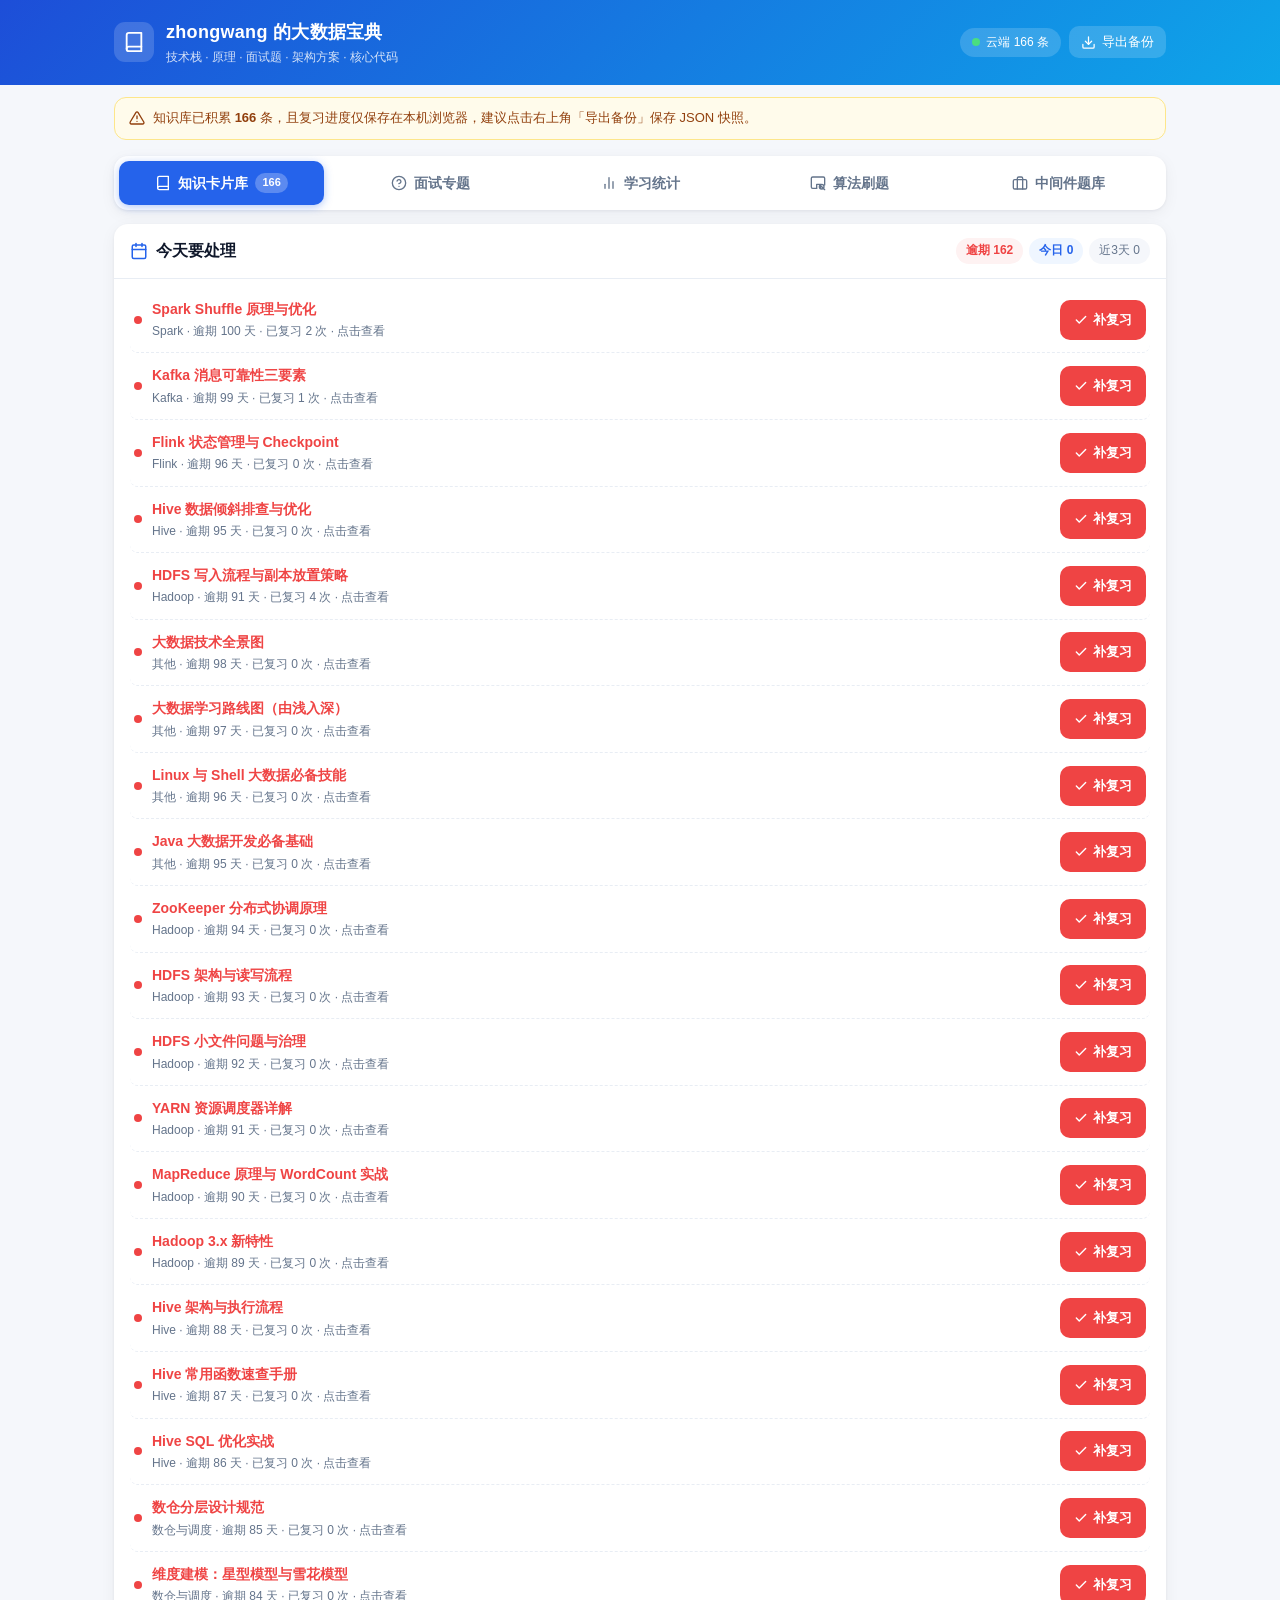
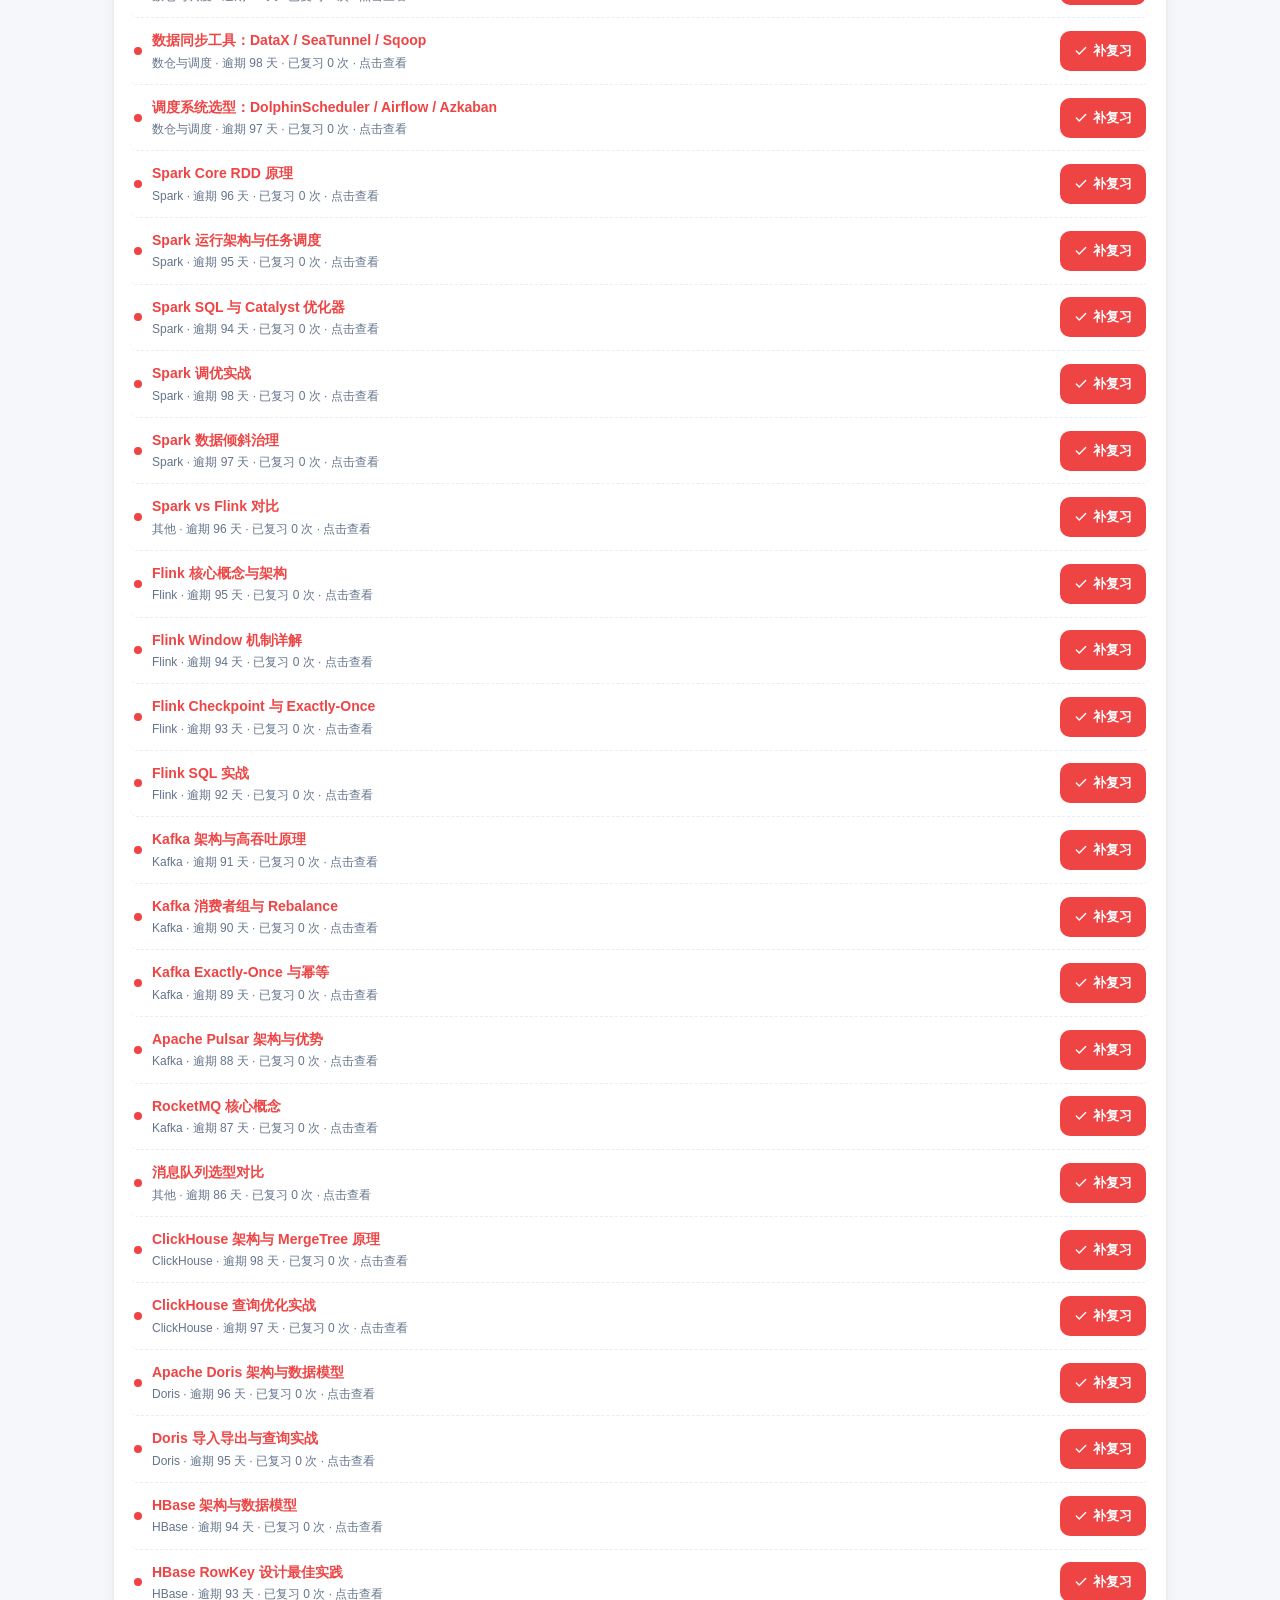
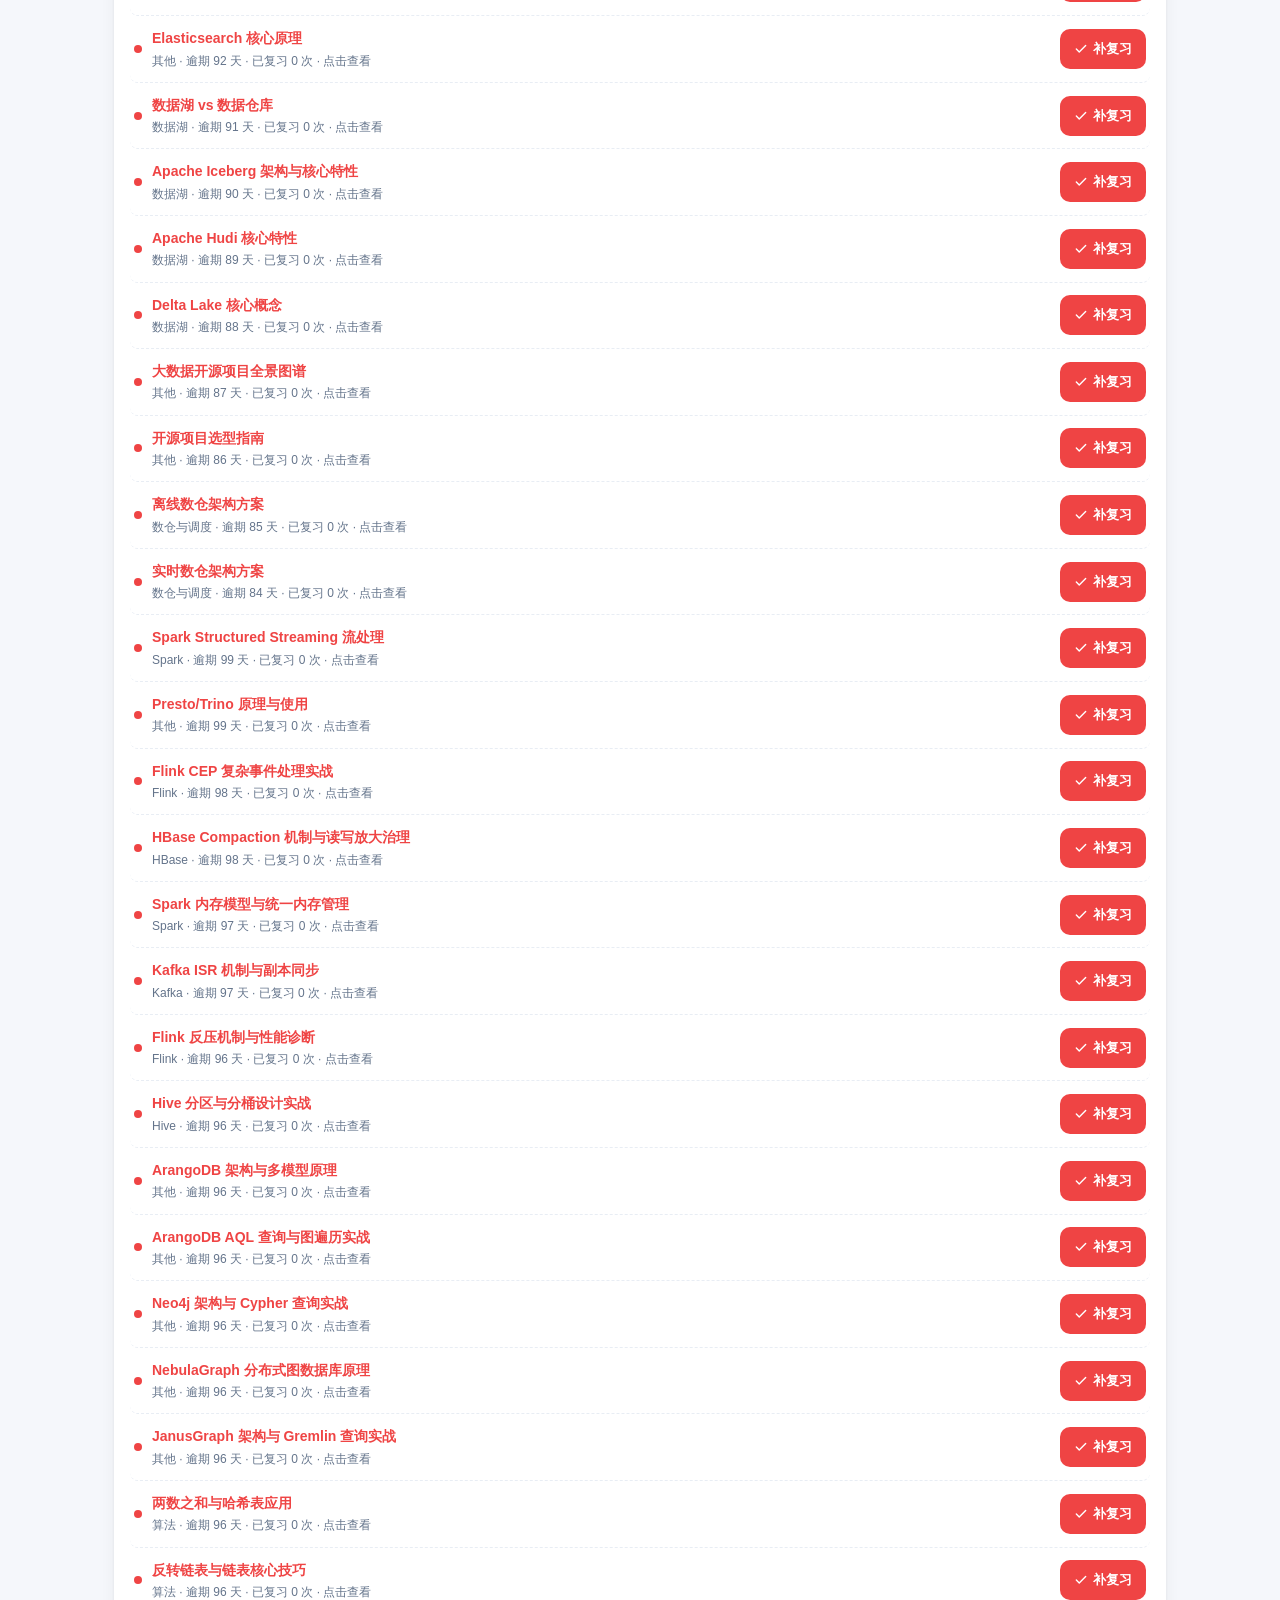
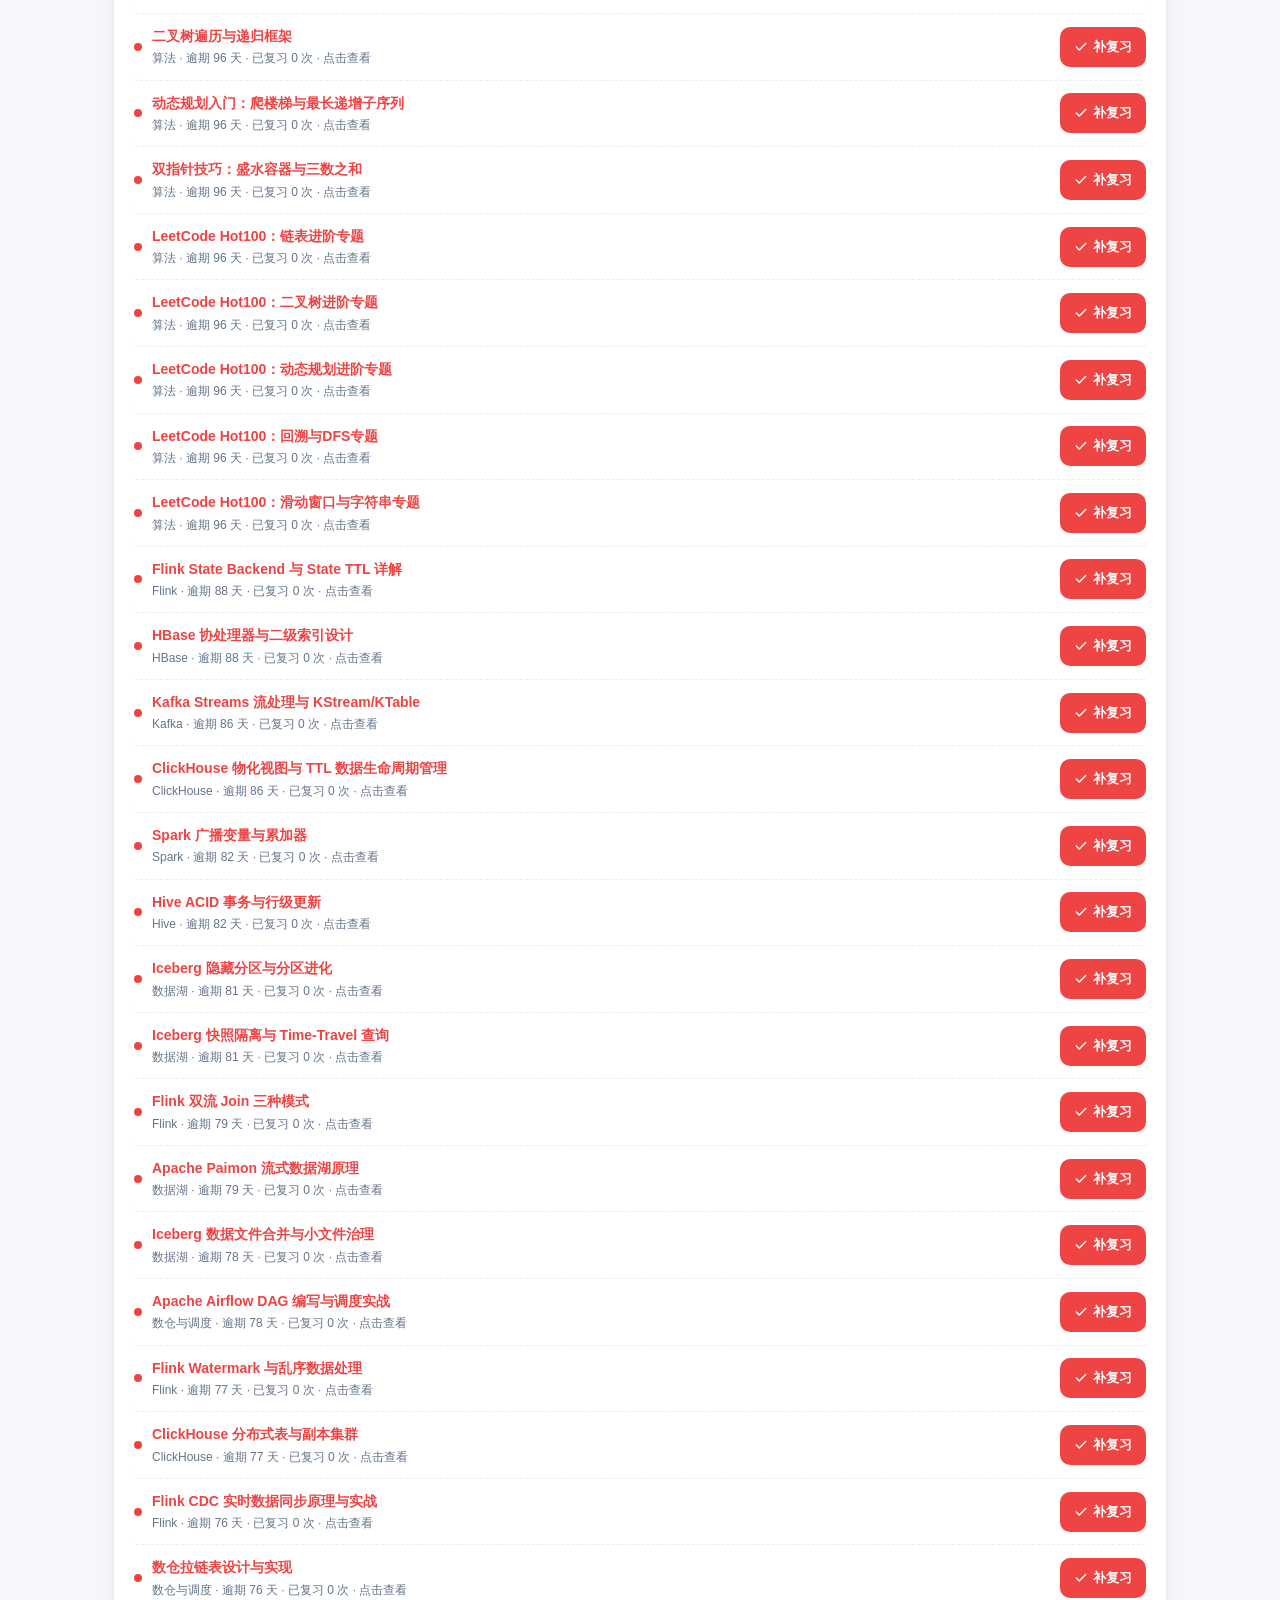
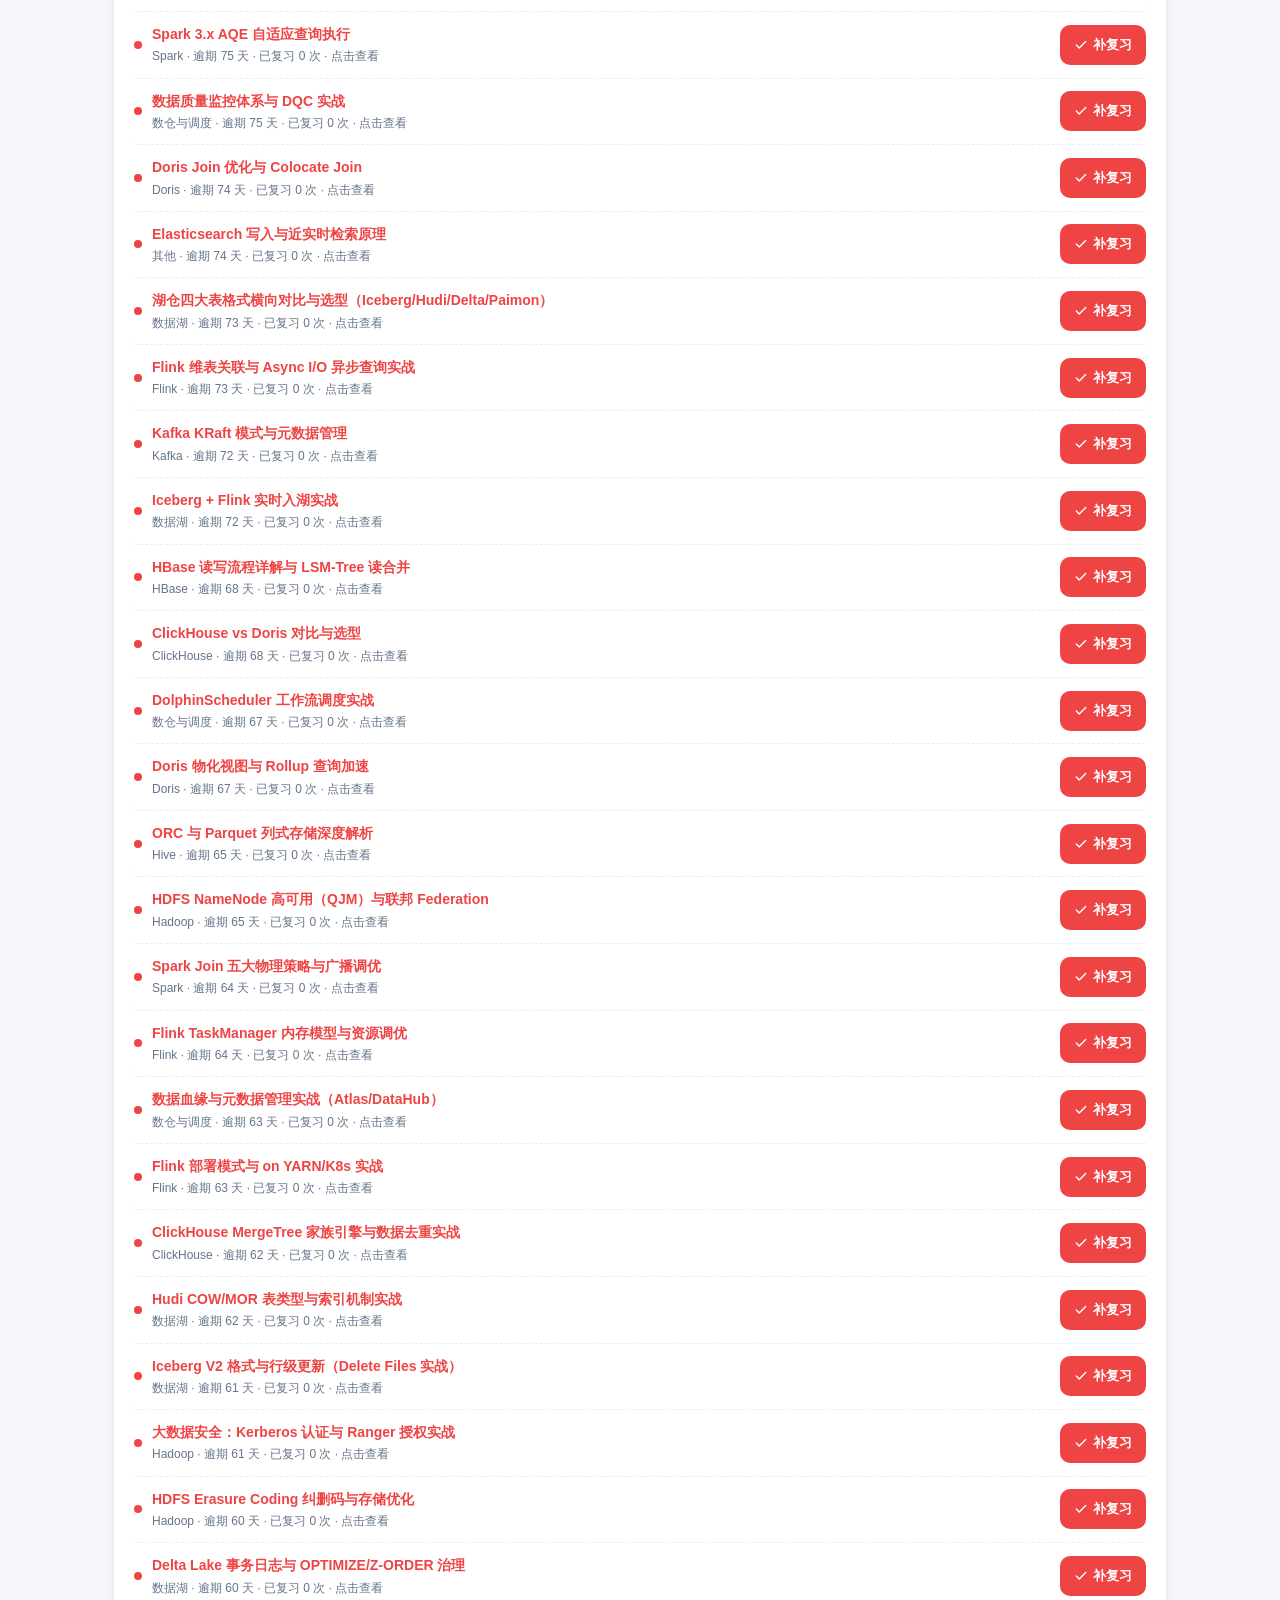
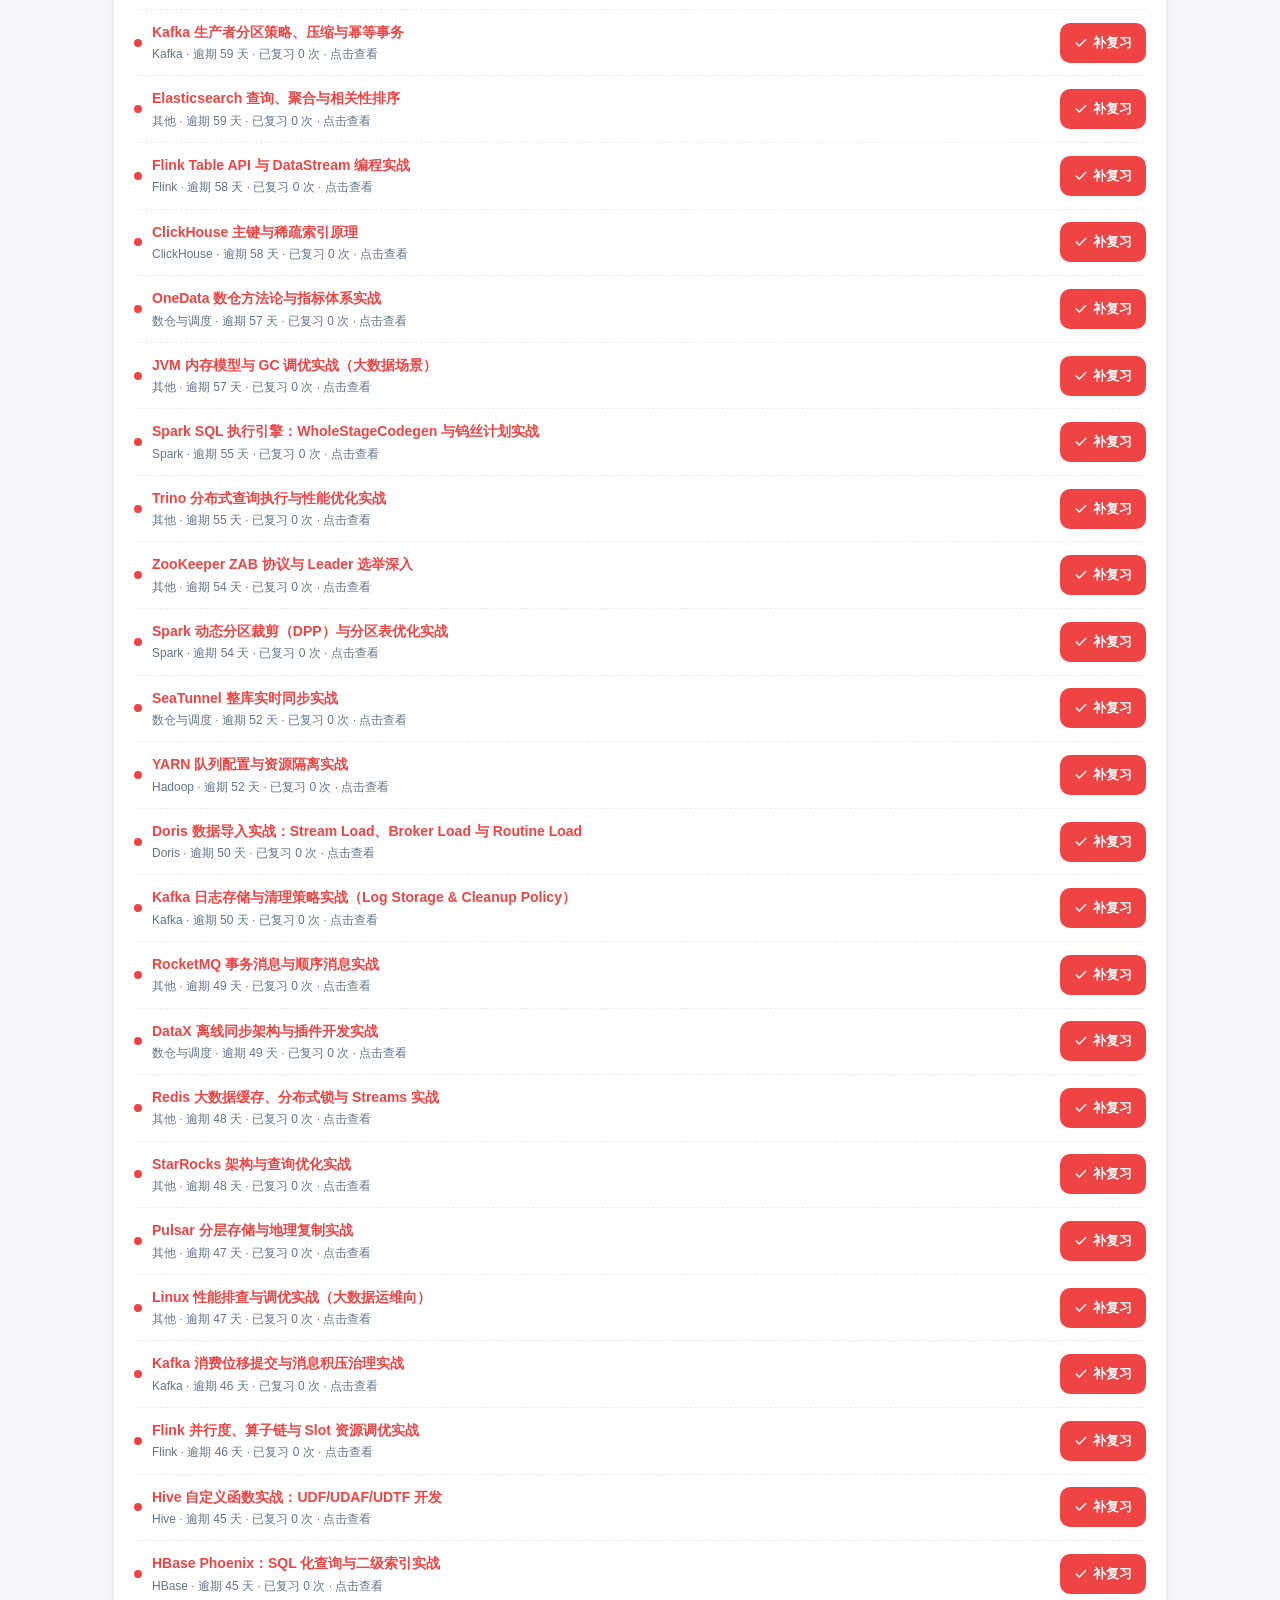
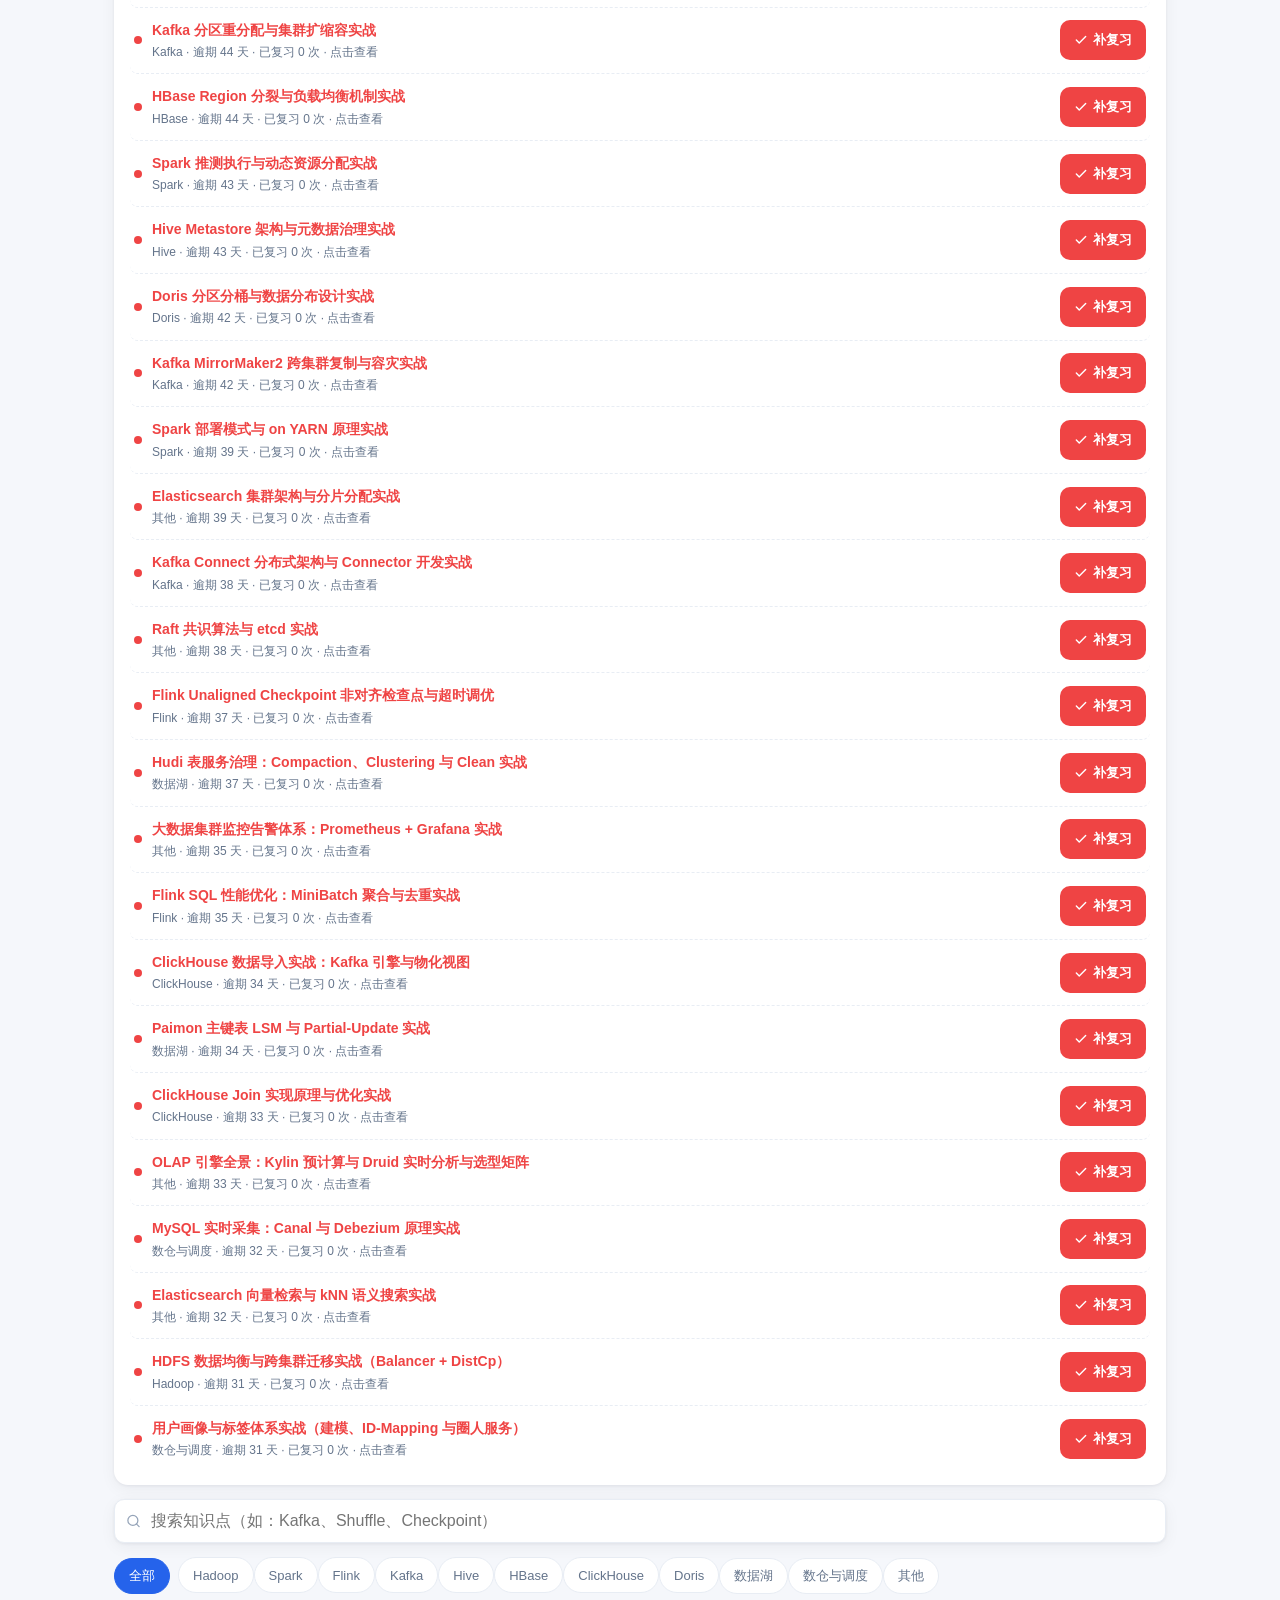
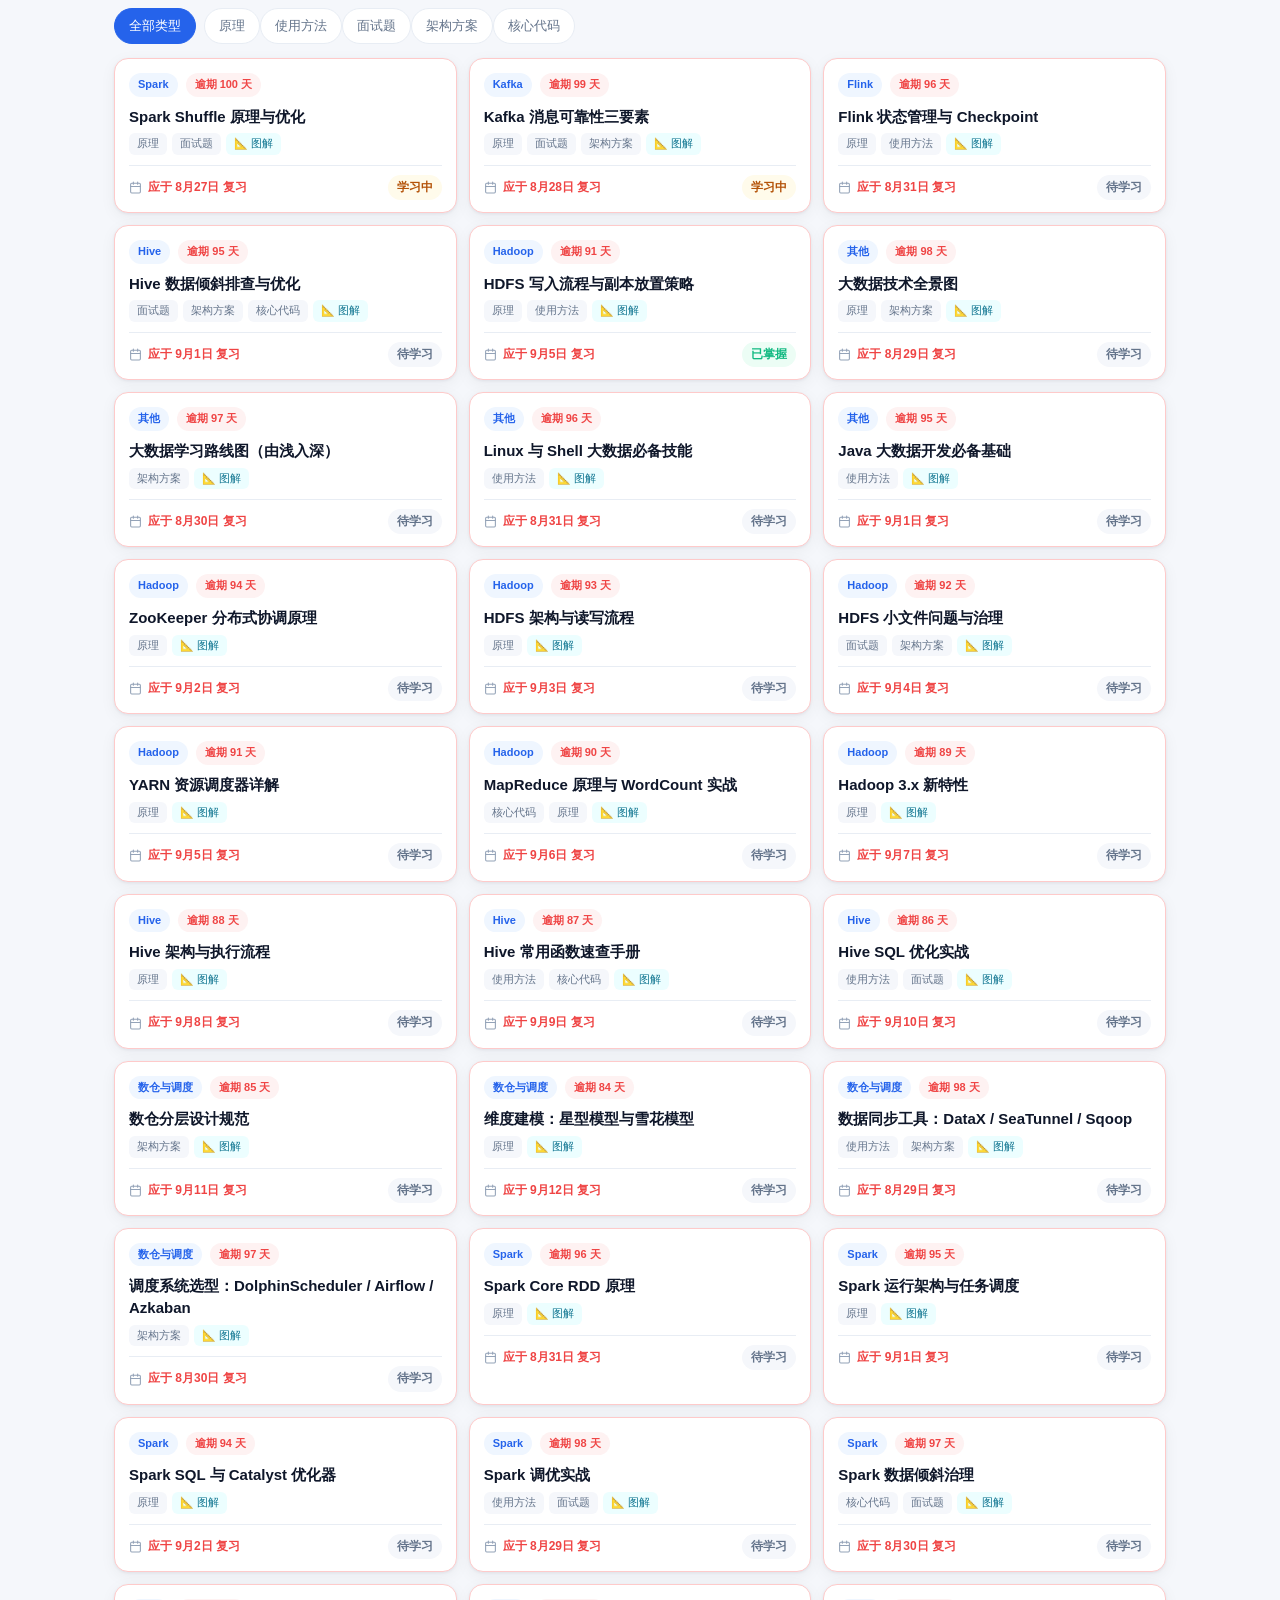
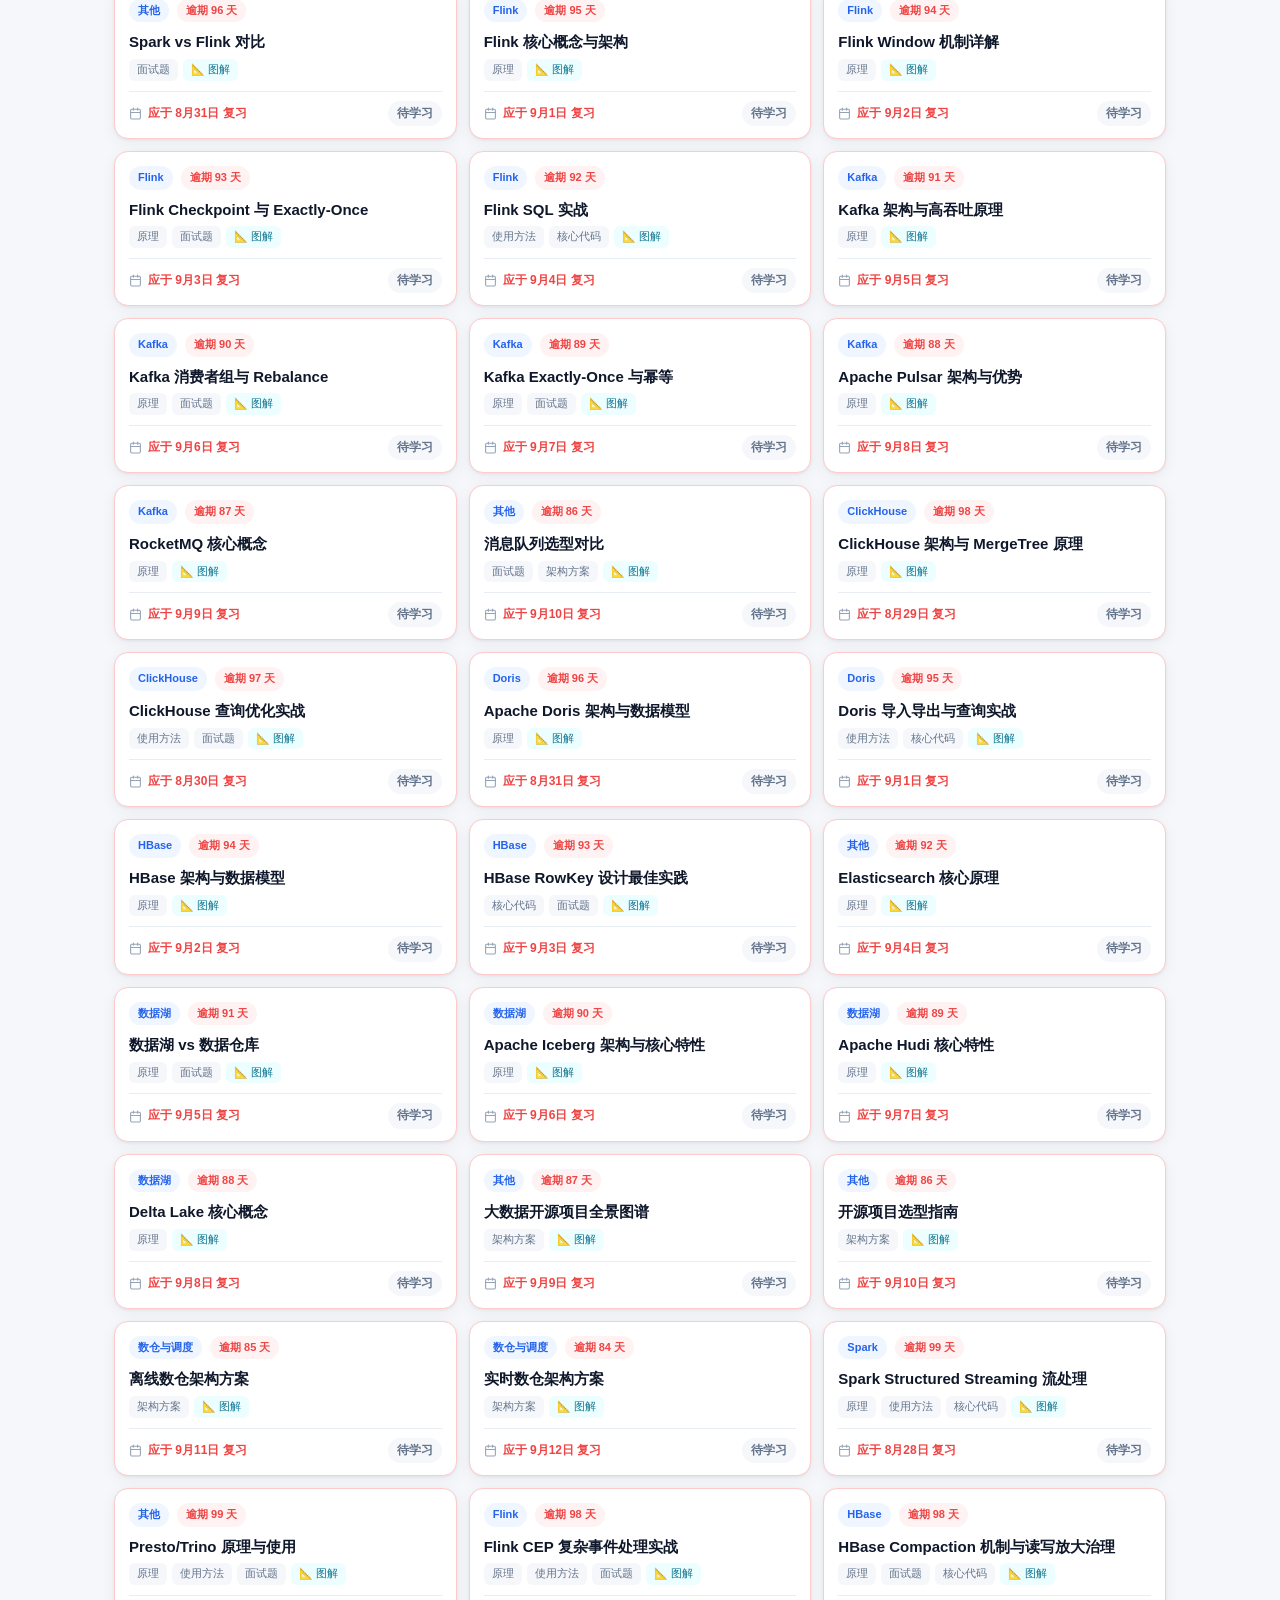
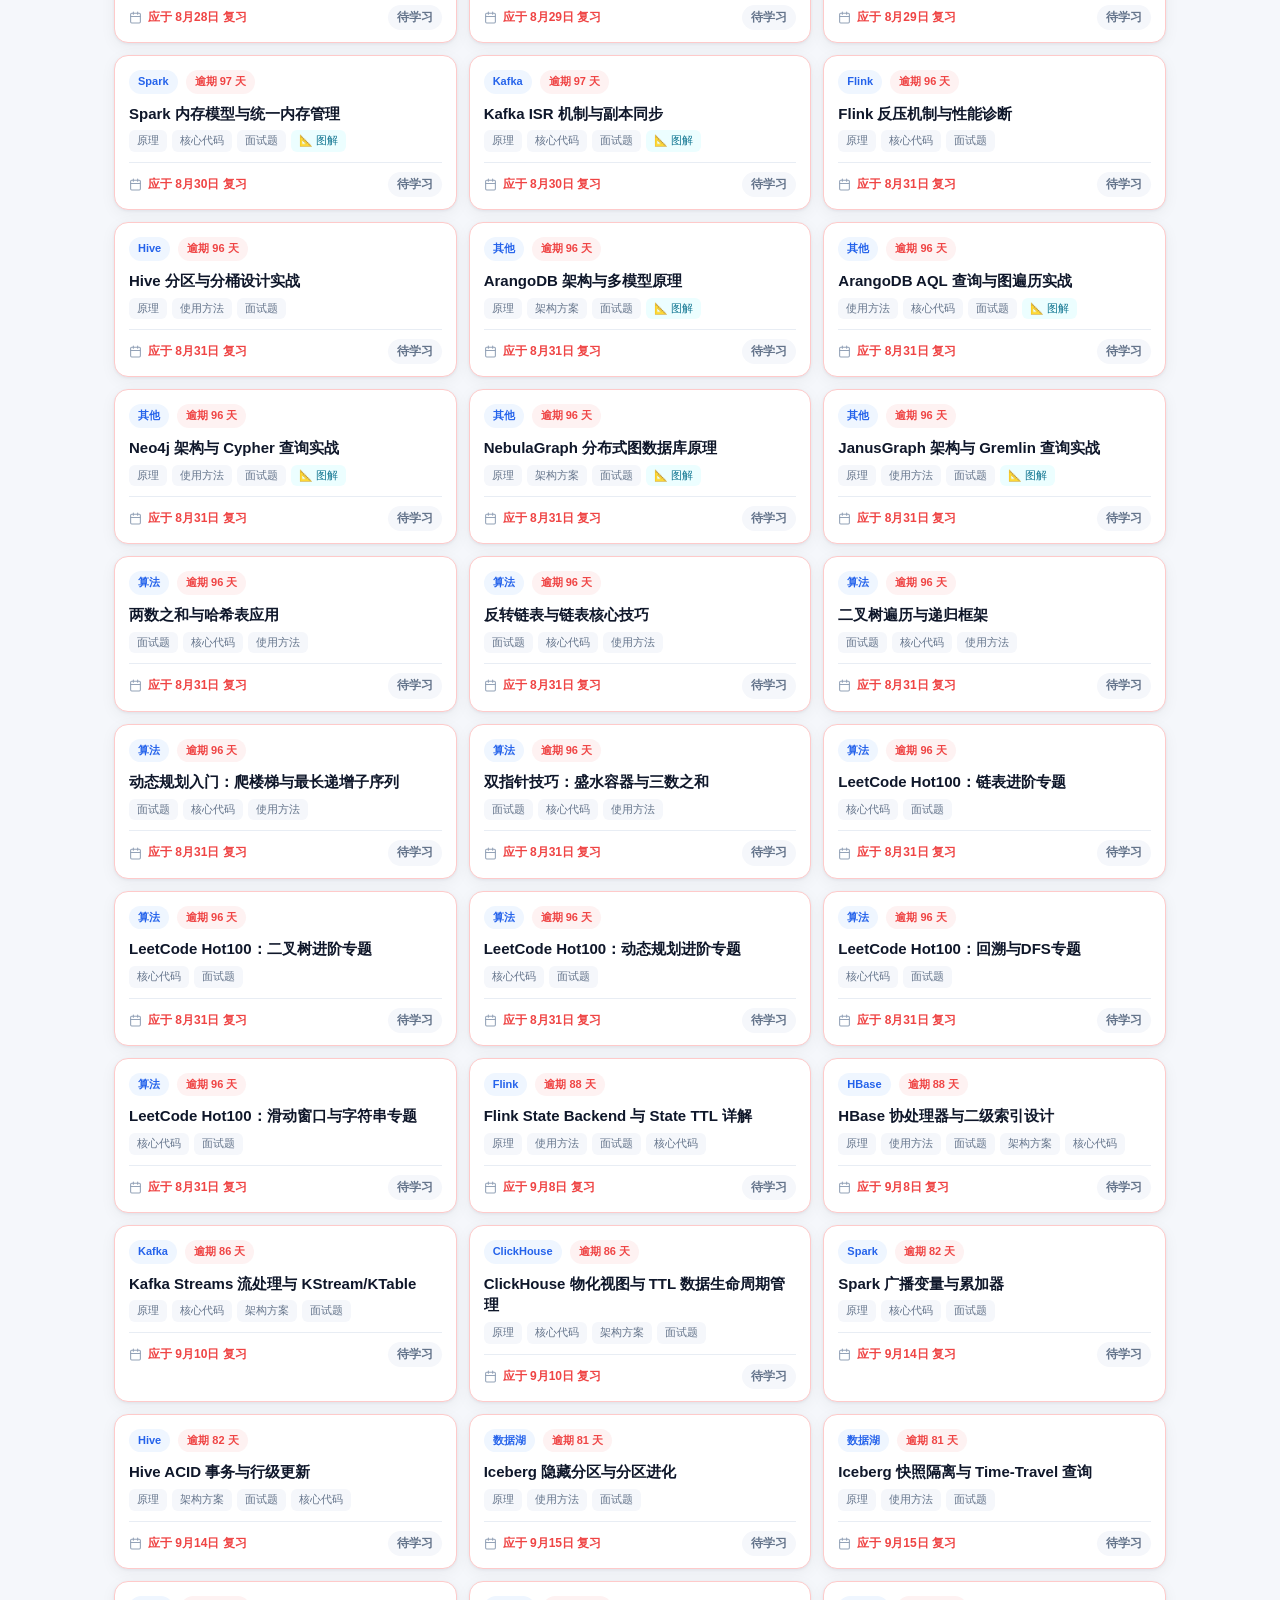
<file: index.html>
<!DOCTYPE html>
<html lang="zh-CN">
<head>
<meta charset="UTF-8">
<meta name="viewport" content="width=device-width, initial-scale=1.0, maximum-scale=1.0, user-scalable=no, viewport-fit=cover">
<title>知识卡片库 · zhongwang 的大数据宝典</title>
<!-- 卡片库首页：今日待复习 + 搜索筛选 + 知识卡片网格；点击卡片进入 card.html 详情子页 -->
<link rel="stylesheet" href="assets/app.css">
</head>
<body>

<header>
  <div class="hd-inner">
    <div class="hd-logo">
      <svg viewBox="0 0 24 24" fill="none" stroke="#fff" stroke-width="2" stroke-linecap="round" stroke-linejoin="round" width="22" height="22">
        <path d="M4 19.5A2.5 2.5 0 0 1 6.5 17H20"></path><path d="M6.5 2H20v20H6.5A2.5 2.5 0 0 1 4 19.5v-15A2.5 2.5 0 0 1 6.5 2z"></path>
      </svg>
    </div>
    <div>
      <div class="hd-title">zhongwang 的大数据宝典</div>
      <div class="hd-sub">技术栈 · 原理 · 面试题 · 架构方案 · 核心代码</div>
    </div>
    <div class="hd-right">
      <span class="sync-pill"><span class="sync-dot" id="syncDot"></span><span id="syncText">加载中</span></span>
      <button class="hd-btn" onclick="BD.exportJSON(ROWS)">
        <svg viewBox="0 0 24 24" fill="none" stroke="currentColor" stroke-width="2" stroke-linecap="round" stroke-linejoin="round"><path d="M21 15v4a2 2 0 0 1-2 2H5a2 2 0 0 1-2-2v-4"></path><polyline points="7 10 12 15 17 10"></polyline><line x1="12" y1="15" x2="12" y2="3"></line></svg>
        <span class="t">导出备份</span>
      </button>
    </div>
  </div>
</header>

<div class="wrap">
  <div id="backupTip" class="backup-tip hidden">
    <svg viewBox="0 0 24 24" fill="none" stroke="currentColor" stroke-width="2" stroke-linecap="round" stroke-linejoin="round"><path d="M10.29 3.86L1.82 18a2 2 0 0 0 1.71 3h16.94a2 2 0 0 0 1.71-3L13.71 3.86a2 2 0 0 0-3.42 0z"></path><line x1="12" y1="9" x2="12" y2="13"></line><line x1="12" y1="17" x2="12.01" y2="17"></line></svg>
    <span>知识库已积累 <b id="backupCount">30</b> 条，且复习进度仅保存在本机浏览器，建议点击右上角「导出备份」保存 JSON 快照。</span>
  </div>

  <!-- 顶部页面导航（PC） -->
  <nav class="tabs">
    <a class="tab on" href="index.html">
      <svg viewBox="0 0 24 24" fill="none" stroke="currentColor" stroke-width="2" stroke-linecap="round" stroke-linejoin="round"><path d="M4 19.5A2.5 2.5 0 0 1 6.5 17H20"></path><path d="M6.5 2H20v20H6.5A2.5 2.5 0 0 1 4 19.5v-15A2.5 2.5 0 0 1 6.5 2z"></path></svg>
      知识卡片库<span class="tab-count" id="cntAll">0</span>
    </a>
    <a class="tab" href="interview.html">
      <svg viewBox="0 0 24 24" fill="none" stroke="currentColor" stroke-width="2" stroke-linecap="round" stroke-linejoin="round"><circle cx="12" cy="12" r="10"></circle><path d="M9.09 9a3 3 0 0 1 5.83 1c0 2-3 3-3 3"></path><line x1="12" y1="17" x2="12.01" y2="17"></line></svg>
      面试专题
    </a>
    <a class="tab" href="stats.html">
      <svg viewBox="0 0 24 24" fill="none" stroke="currentColor" stroke-width="2" stroke-linecap="round" stroke-linejoin="round"><line x1="18" y1="20" x2="18" y2="10"></line><line x1="12" y1="20" x2="12" y2="4"></line><line x1="6" y1="20" x2="6" y2="14"></line></svg>
      学习统计
    </a>
    <a class="tab" href="algo.html">
      <svg viewBox="0 0 24 24" fill="none" stroke="currentColor" stroke-width="2" stroke-linecap="round" stroke-linejoin="round"><path d="M10 20H4a2 2 0 0 1-2-2V5a2 2 0 0 1 2-2h16a2 2 0 0 1 2 2v10"></path><path d="M10 20v-6h6v6"></path><path d="M22 22l-5-5"></path><circle cx="17.5" cy="17.5" r="3.5"></circle></svg>
      算法刷题
    </a>
    <a class="tab" href="bank.html">
      <svg viewBox="0 0 24 24" fill="none" stroke="currentColor" stroke-width="2" stroke-linecap="round" stroke-linejoin="round"><rect x="2" y="7" width="20" height="14" rx="2" ry="2"></rect><path d="M16 21V5a2 2 0 0 0-2-2h-4a2 2 0 0 0-2 2v16"></path></svg>
      中间件题库
    </a>
  </nav>

  <!-- 今天要处理 -->
  <div class="today-card">
    <div class="today-head" onclick="toggleToday()">
      <h2>
        <svg viewBox="0 0 24 24" fill="none" stroke="currentColor" stroke-width="2" stroke-linecap="round" stroke-linejoin="round"><rect x="3" y="4" width="18" height="18" rx="2" ry="2"></rect><line x1="16" y1="2" x2="16" y2="6"></line><line x1="8" y1="2" x2="8" y2="6"></line><line x1="3" y1="10" x2="21" y2="10"></line></svg>
        今天要处理
      </h2>
      <div class="today-stats">
        <span class="stat-chip due" id="statDue">逾期 0</span>
        <span class="stat-chip today" id="statToday">今日 0</span>
        <span class="stat-chip" id="statSoon">近3天 0</span>
      </div>
    </div>
    <div class="today-body" id="todayBody"></div>
  </div>

  <!-- 搜索 + 筛选 -->
  <div class="filter-bar">
    <div class="search-box">
      <svg viewBox="0 0 24 24" fill="none" stroke="currentColor" stroke-width="2" stroke-linecap="round" stroke-linejoin="round"><circle cx="11" cy="11" r="8"></circle><line x1="21" y1="21" x2="16.65" y2="16.65"></line></svg>
      <input type="text" id="searchInput" placeholder="搜索知识点（如：Kafka、Shuffle、Checkpoint）" oninput="onSearch()">
    </div>
  </div>
  <div class="filter-bar">
    <button class="chip on" data-stack="" onclick="setStackFilter('')">全部</button>
    <span id="stackChips"></span>
  </div>
  <div class="filter-bar">
    <button class="chip on" data-type="" onclick="setTypeFilter('')">全部类型</button>
    <span id="typeChips"></span>
  </div>

  <div class="k-grid" id="libraryGrid"></div>
  <div id="libraryEmpty"></div>
</div>

<!-- 底部移动端导航 -->
<nav class="bottom-nav">
  <a class="bn-item on" href="index.html">
    <svg viewBox="0 0 24 24" fill="none" stroke="currentColor" stroke-width="2" stroke-linecap="round" stroke-linejoin="round"><path d="M4 19.5A2.5 2.5 0 0 1 6.5 17H20"></path><path d="M6.5 2H20v20H6.5A2.5 2.5 0 0 1 4 19.5v-15A2.5 2.5 0 0 1 6.5 2z"></path></svg>
    卡片库
  </a>
  <a class="bn-item" href="interview.html">
    <svg viewBox="0 0 24 24" fill="none" stroke="currentColor" stroke-width="2" stroke-linecap="round" stroke-linejoin="round"><circle cx="12" cy="12" r="10"></circle><path d="M9.09 9a3 3 0 0 1 5.83 1c0 2-3 3-3 3"></path><line x1="12" y1="17" x2="12.01" y2="17"></line></svg>
    面试专题
  </a>
  <a class="bn-item" href="stats.html">
    <svg viewBox="0 0 24 24" fill="none" stroke="currentColor" stroke-width="2" stroke-linecap="round" stroke-linejoin="round"><line x1="18" y1="20" x2="18" y2="10"></line><line x1="12" y1="20" x2="12" y2="4"></line><line x1="6" y1="20" x2="6" y2="14"></line></svg>
    统计
  </a>
  <a class="bn-item" href="algo.html">
    <svg viewBox="0 0 24 24" fill="none" stroke="currentColor" stroke-width="2" stroke-linecap="round" stroke-linejoin="round"><path d="M10 20H4a2 2 0 0 1-2-2V5a2 2 0 0 1 2-2h16a2 2 0 0 1 2 2v10"></path><path d="M10 20v-6h6v6"></path><path d="M22 22l-5-5"></path><circle cx="17.5" cy="17.5" r="3.5"></circle></svg>
    算法
  </a>
  <a class="bn-item" href="bank.html">
    <svg viewBox="0 0 24 24" fill="none" stroke="currentColor" stroke-width="2" stroke-linecap="round" stroke-linejoin="round"><rect x="2" y="7" width="20" height="14" rx="2" ry="2"></rect><path d="M16 21V5a2 2 0 0 0-2-2h-4a2 2 0 0 0-2 2v16"></path></svg>
    题库
  </a>
</nav>

<div class="toast" id="toast"></div>

<script src="assets/app.js"></script>
<script>
(function () {
  var $ = BD.$, esc = BD.esc, toast = BD.toast;
  var ROWS = [];
  window.ROWS = ROWS; // 供导出按钮使用
  var STATE = { stackFilter: '', typeFilter: '', keyword: '', todayOpen: true };

  function init() {
    renderStackChips();
    renderTypeChips();
    BD.loadRows(function (rows, ok, count) {
      ROWS.length = 0;
      rows.forEach(function (r) { ROWS.push(r); });
      BD.setSync(ok, count);
      renderToday();
      renderLibrary();
      renderBackupTip();
    });
  }

  /* ---------- 今日要处理 ---------- */
  function renderToday() {
    var due = [], tdy = [], soon = [];
    ROWS.forEach(function (r) {
      var du = BD.daysUntil(r['下次复习']);
      if (du < 0) { due.push(r); } else if (du === 0) { tdy.push(r); } else if (du <= 3) { soon.push(r); }
    });
    $('statDue').textContent = '逾期 ' + due.length;
    $('statToday').textContent = '今日 ' + tdy.length;
    $('statSoon').textContent = '近3天 ' + soon.length;
    var body = $('todayBody');
    if (!due.length && !tdy.length && !soon.length) {
      body.innerHTML = '<div class="today-empty">今日无待复习任务，可以预习新知识或巩固已学内容。</div>';
      return;
    }
    body.innerHTML = '';
    var groups = [{ list: due, cls: 'over' }, { list: tdy, cls: 'tdy' }, { list: soon, cls: 'soon' }];
    for (var g = 0; g < groups.length; g++) {
      var grp = groups[g];
      for (var i = 0; i < grp.list.length; i++) {
        (function (r, cls) {
          var du = BD.daysUntil(r['下次复习']);
          var div = document.createElement('div'); div.className = 't-item clickable';
          div.title = '点击进入卡片详情';
          var badge = document.createElement('span'); badge.className = 't-badge ' + cls;
          var info = document.createElement('div'); info.className = 't-info';
          var name = document.createElement('div'); name.className = 't-name' + (cls === 'over' ? ' overdue' : '');
          name.textContent = r['名称'] || '未命名';
          var meta = document.createElement('div'); meta.className = 't-meta';
          var metaTxt = (r['技术栈'] || '') + ' · ';
          if (cls === 'over') { metaTxt += '逾期 ' + (-du) + ' 天'; } else if (cls === 'tdy') { metaTxt += '今天到期'; } else { metaTxt += BD.fmtDate(r['下次复习']) + ' 到期'; }
          metaTxt += ' · 已复习 ' + (r['复习次数'] || 0) + ' 次 · 点击查看';
          meta.innerHTML = metaTxt;
          var act = document.createElement('div'); act.className = 't-act';
          var btn = document.createElement('button');
          btn.className = 'btn-done' + (cls === 'over' ? ' overdue' : '');
          btn.innerHTML = '<svg viewBox="0 0 24 24" fill="none" stroke="currentColor" stroke-width="2.4" stroke-linecap="round" stroke-linejoin="round"><polyline points="20 6 9 17 4 12"></polyline></svg>' + (cls === 'over' ? '补复习' : '完成复习');
          btn.onclick = function (e) { e.stopPropagation(); BD.completeReview(r); renderToday(); renderLibrary(); };
          act.appendChild(btn);
          div.onclick = function () { location.href = BD.cardUrl(r._id); };
          div.appendChild(badge); div.appendChild(info); div.appendChild(act);
          info.appendChild(name); info.appendChild(meta);
          body.appendChild(div);
        })(grp.list[i], grp.cls);
      }
    }
  }

  function toggleToday() {
    var body = $('todayBody');
    STATE.todayOpen = !STATE.todayOpen;
    body.classList.toggle('hidden', !STATE.todayOpen);
  }

  /* ---------- 筛选 ---------- */
  function renderStackChips() {
    var box = $('stackChips'); box.innerHTML = '';
    BD.STACKS.forEach(function (s) {
      var b = document.createElement('button');
      b.className = 'chip' + (STATE.stackFilter === s ? ' on' : '');
      b.textContent = s;
      b.onclick = function () { setStackFilter(STATE.stackFilter === s ? '' : s); };
      box.appendChild(b);
    });
    var allBtn = document.querySelector('.chip[data-stack]');
    allBtn.classList.toggle('on', !STATE.stackFilter);
  }

  function renderTypeChips() {
    var box = $('typeChips'); box.innerHTML = '';
    BD.TYPES.forEach(function (t) {
      var b = document.createElement('button');
      b.className = 'chip' + (STATE.typeFilter === t ? ' on' : '');
      b.textContent = t;
      b.onclick = function () { setTypeFilter(STATE.typeFilter === t ? '' : t); };
      box.appendChild(b);
    });
    var allBtn = document.querySelector('.chip[data-type]');
    allBtn.classList.toggle('on', !STATE.typeFilter);
  }

  function setStackFilter(s) { STATE.stackFilter = s; renderStackChips(); renderLibrary(); }
  function setTypeFilter(t) { STATE.typeFilter = t; renderTypeChips(); renderLibrary(); }
  function onSearch() { STATE.keyword = $('searchInput').value.trim(); renderLibrary(); }

  function filteredRows() {
    var k = STATE.keyword.toLowerCase();
    return ROWS.filter(function (r) {
      if (STATE.stackFilter && r['技术栈'] !== STATE.stackFilter) return false;
      if (STATE.typeFilter && !BD.hasType(r, STATE.typeFilter)) return false;
      if (k) {
        var hay = ((r['名称'] || '') + ' ' + (r['详细内容'] || '') + ' ' + (r['技术栈'] || '')).toLowerCase();
        if (hay.indexOf(k) < 0) return false;
      }
      return true;
    });
  }

  /* ---------- 卡片网格 ---------- */
  function renderLibrary() {
    var rows = filteredRows();
    $('cntAll').textContent = ROWS.length;
    var grid = $('libraryGrid'); grid.innerHTML = '';
    var empty = $('libraryEmpty'); empty.innerHTML = '';
    if (!rows.length) {
      empty.innerHTML = '<div class="empty-state"><svg viewBox="0 0 24 24" fill="none" stroke="currentColor" stroke-width="1.6" stroke-linecap="round" stroke-linejoin="round"><path d="M4 19.5A2.5 2.5 0 0 1 6.5 17H20"></path><path d="M6.5 2H20v20H6.5A2.5 2.5 0 0 1 4 19.5v-15A2.5 2.5 0 0 1 6.5 2z"></path></svg><div>暂无匹配的知识卡片<br>请调整筛选条件</div></div>';
      return;
    }
    rows.forEach(function (r) { grid.appendChild(cardEl(r)); });
  }

  function cardEl(r) {
    var du = BD.daysUntil(r['下次复习']);
    var card = document.createElement('div');
    card.className = 'k-card' + (du < 0 ? ' overdue' : '');
    var stack = r['技术栈'] || '';
    var types = r['知识类型'] || [];
    var html = '';
    html += '<div class="k-top">';
    if (stack) html += '<span class="k-stack">' + esc(stack) + '</span>';
    if (du < 0) html += '<span class="k-ov">逾期 ' + (-du) + ' 天</span>';
    html += '</div>';
    html += '<div class="k-name">' + esc(r['名称'] || '未命名') + '</div>';
    html += '<div class="k-types">';
    for (var i = 0; i < types.length; i++) { html += '<span class="k-type">' + esc(types[i]) + '</span>'; }
    if (r['结构图']) html += '<span class="k-diabadge">📐 图解</span>';
    html += '</div>';
    var lv = r['掌握度'] || '待学习';
    html += '<div class="k-foot">';
    html += '<svg viewBox="0 0 24 24" fill="none" stroke="currentColor" stroke-width="2" stroke-linecap="round" stroke-linejoin="round"><rect x="3" y="4" width="18" height="18" rx="2" ry="2"></rect><line x1="16" y1="2" x2="16" y2="6"></line><line x1="8" y1="2" x2="8" y2="6"></line><line x1="3" y1="10" x2="21" y2="10"></line></svg>';
    html += '<span class="k-next' + (du < 0 ? ' due' : '') + '">' + (du < 0 ? '应于 ' + BD.fmtDate(r['下次复习']) + ' 复习' : (du === 0 ? '今天复习' : BD.fmtDate(r['下次复习']) + ' 复习')) + '</span>';
    html += '<span class="grow"></span>';
    html += '<span class="k-level ' + BD.levelClass(lv) + '">' + esc(lv) + '</span>';
    html += '</div>';
    card.innerHTML = html;
    card.onclick = function () { location.href = BD.cardUrl(r._id); };
    return card;
  }

  function renderBackupTip() {
    var n = ROWS.length;
    if (n >= 30) { $('backupCount').textContent = n; $('backupTip').classList.remove('hidden'); }
    else { $('backupTip').classList.add('hidden'); }
  }

  window.toggleToday = toggleToday;
  window.setStackFilter = setStackFilter;
  window.setTypeFilter = setTypeFilter;
  window.onSearch = onSearch;
  window.addEventListener('DOMContentLoaded', init);
})();
</script>
</body>
</html>
</file>
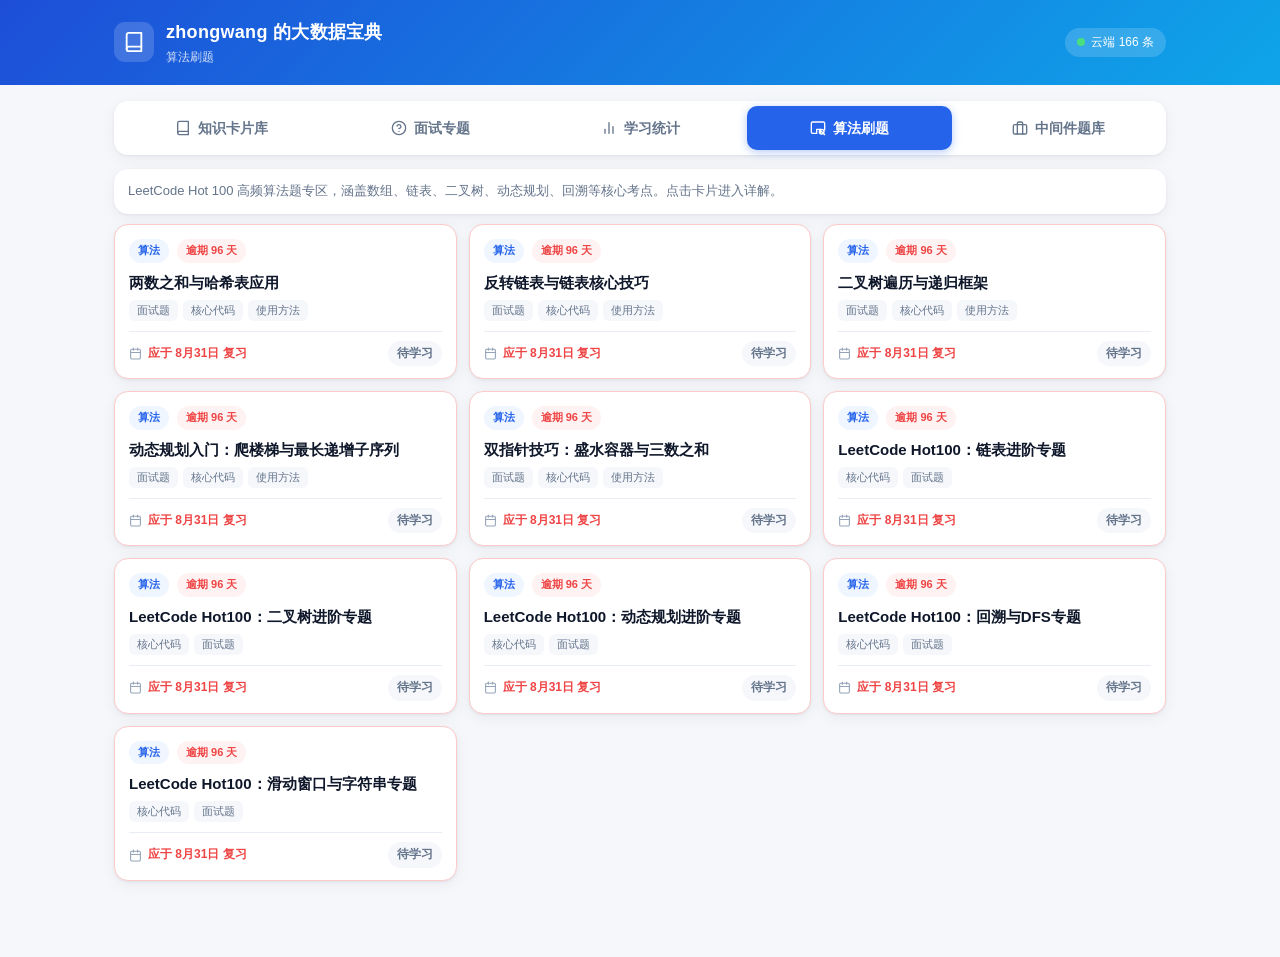
<file: algo.html>
<!DOCTYPE html>
<html lang="zh-CN">
<head>
<meta charset="UTF-8">
<meta name="viewport" content="width=device-width, initial-scale=1.0, maximum-scale=1.0, user-scalable=no, viewport-fit=cover">
<title>算法刷题 · zhongwang 的大数据宝典</title>
<!-- 算法刷题页：LeetCode Hot 100 高频算法题卡片，点击进入 card.html 详情子页 -->
<link rel="stylesheet" href="assets/app.css">
</head>
<body>

<header>
  <div class="hd-inner">
    <div class="hd-logo">
      <svg viewBox="0 0 24 24" fill="none" stroke="#fff" stroke-width="2" stroke-linecap="round" stroke-linejoin="round" width="22" height="22">
        <path d="M4 19.5A2.5 2.5 0 0 1 6.5 17H20"></path><path d="M6.5 2H20v20H6.5A2.5 2.5 0 0 1 4 19.5v-15A2.5 2.5 0 0 1 6.5 2z"></path>
      </svg>
    </div>
    <div>
      <div class="hd-title">zhongwang 的大数据宝典</div>
      <div class="hd-sub">算法刷题</div>
    </div>
    <div class="hd-right">
      <span class="sync-pill"><span class="sync-dot" id="syncDot"></span><span id="syncText">加载中</span></span>
    </div>
  </div>
</header>

<div class="wrap">
  <!-- 顶部页面导航（PC） -->
  <nav class="tabs">
    <a class="tab" href="index.html">
      <svg viewBox="0 0 24 24" fill="none" stroke="currentColor" stroke-width="2" stroke-linecap="round" stroke-linejoin="round"><path d="M4 19.5A2.5 2.5 0 0 1 6.5 17H20"></path><path d="M6.5 2H20v20H6.5A2.5 2.5 0 0 1 4 19.5v-15A2.5 2.5 0 0 1 6.5 2z"></path></svg>
      知识卡片库
    </a>
    <a class="tab" href="interview.html">
      <svg viewBox="0 0 24 24" fill="none" stroke="currentColor" stroke-width="2" stroke-linecap="round" stroke-linejoin="round"><circle cx="12" cy="12" r="10"></circle><path d="M9.09 9a3 3 0 0 1 5.83 1c0 2-3 3-3 3"></path><line x1="12" y1="17" x2="12.01" y2="17"></line></svg>
      面试专题
    </a>
    <a class="tab" href="stats.html">
      <svg viewBox="0 0 24 24" fill="none" stroke="currentColor" stroke-width="2" stroke-linecap="round" stroke-linejoin="round"><line x1="18" y1="20" x2="18" y2="10"></line><line x1="12" y1="20" x2="12" y2="4"></line><line x1="6" y1="20" x2="6" y2="14"></line></svg>
      学习统计
    </a>
    <a class="tab on" href="algo.html">
      <svg viewBox="0 0 24 24" fill="none" stroke="currentColor" stroke-width="2" stroke-linecap="round" stroke-linejoin="round"><path d="M10 20H4a2 2 0 0 1-2-2V5a2 2 0 0 1 2-2h16a2 2 0 0 1 2 2v10"></path><path d="M10 20v-6h6v6"></path><path d="M22 22l-5-5"></path><circle cx="17.5" cy="17.5" r="3.5"></circle></svg>
      算法刷题
    </a>
    <a class="tab" href="bank.html">
      <svg viewBox="0 0 24 24" fill="none" stroke="currentColor" stroke-width="2" stroke-linecap="round" stroke-linejoin="round"><rect x="2" y="7" width="20" height="14" rx="2" ry="2"></rect><path d="M16 21V5a2 2 0 0 0-2-2h-4a2 2 0 0 0-2 2v16"></path></svg>
      中间件题库
    </a>
  </nav>

  <div class="algo-intro" style="margin:14px 0 10px; font-size:13px; color:var(--text2); background:var(--card); padding:12px 14px; border-radius:var(--radius); box-shadow:var(--shadow);">
    LeetCode Hot 100 高频算法题专区，涵盖数组、链表、二叉树、动态规划、回溯等核心考点。点击卡片进入详解。
  </div>
  <div class="k-grid" id="algoGrid"></div>
  <div id="algoEmpty"></div>
</div>

<!-- 底部移动端导航 -->
<nav class="bottom-nav">
  <a class="bn-item" href="index.html">
    <svg viewBox="0 0 24 24" fill="none" stroke="currentColor" stroke-width="2" stroke-linecap="round" stroke-linejoin="round"><path d="M4 19.5A2.5 2.5 0 0 1 6.5 17H20"></path><path d="M6.5 2H20v20H6.5A2.5 2.5 0 0 1 4 19.5v-15A2.5 2.5 0 0 1 6.5 2z"></path></svg>
    卡片库
  </a>
  <a class="bn-item" href="interview.html">
    <svg viewBox="0 0 24 24" fill="none" stroke="currentColor" stroke-width="2" stroke-linecap="round" stroke-linejoin="round"><circle cx="12" cy="12" r="10"></circle><path d="M9.09 9a3 3 0 0 1 5.83 1c0 2-3 3-3 3"></path><line x1="12" y1="17" x2="12.01" y2="17"></line></svg>
    面试专题
  </a>
  <a class="bn-item" href="stats.html">
    <svg viewBox="0 0 24 24" fill="none" stroke="currentColor" stroke-width="2" stroke-linecap="round" stroke-linejoin="round"><line x1="18" y1="20" x2="18" y2="10"></line><line x1="12" y1="20" x2="12" y2="4"></line><line x1="6" y1="20" x2="6" y2="14"></line></svg>
    统计
  </a>
  <a class="bn-item on" href="algo.html">
    <svg viewBox="0 0 24 24" fill="none" stroke="currentColor" stroke-width="2" stroke-linecap="round" stroke-linejoin="round"><path d="M10 20H4a2 2 0 0 1-2-2V5a2 2 0 0 1 2-2h16a2 2 0 0 1 2 2v10"></path><path d="M10 20v-6h6v6"></path><path d="M22 22l-5-5"></path><circle cx="17.5" cy="17.5" r="3.5"></circle></svg>
    算法
  </a>
  <a class="bn-item" href="bank.html">
    <svg viewBox="0 0 24 24" fill="none" stroke="currentColor" stroke-width="2" stroke-linecap="round" stroke-linejoin="round"><rect x="2" y="7" width="20" height="14" rx="2" ry="2"></rect><path d="M16 21V5a2 2 0 0 0-2-2h-4a2 2 0 0 0-2 2v16"></path></svg>
    题库
  </a>
</nav>

<div class="toast" id="toast"></div>

<script src="assets/app.js"></script>
<script>
(function () {
  var $ = BD.$, esc = BD.esc;

  function init() {
    BD.loadRows(function (rows, ok, count) {
      BD.setSync(ok, count);
      renderAlgo(rows);
    });
  }

  function renderAlgo(rows) {
    rows = rows.filter(function (r) { return r['技术栈'] === '算法'; });
    var grid = $('algoGrid'); grid.innerHTML = '';
    var empty = $('algoEmpty'); empty.innerHTML = '';
    if (!rows.length) {
      empty.innerHTML = '<div class="empty-state"><svg viewBox="0 0 24 24" fill="none" stroke="currentColor" stroke-width="1.6" stroke-linecap="round" stroke-linejoin="round"><path d="M10 20H4a2 2 0 0 1-2-2V5a2 2 0 0 1 2-2h16a2 2 0 0 1 2 2v10"></path><path d="M10 20v-6h6v6"></path><path d="M22 22l-5-5"></path><circle cx="17.5" cy="17.5" r="3.5"></circle></svg><div>暂无算法卡片<br>每日知识补充中…</div></div>';
      return;
    }
    rows.forEach(function (r) {
      var du = BD.daysUntil(r['下次复习']);
      var card = document.createElement('div');
      card.className = 'k-card' + (du < 0 ? ' overdue' : '');
      var stack = r['技术栈'] || '';
      var types = r['知识类型'] || [];
      var html = '';
      html += '<div class="k-top">';
      if (stack) html += '<span class="k-stack">' + esc(stack) + '</span>';
      if (du < 0) html += '<span class="k-ov">逾期 ' + (-du) + ' 天</span>';
      html += '</div>';
      html += '<div class="k-name">' + esc(r['名称'] || '未命名') + '</div>';
      html += '<div class="k-types">';
      for (var i = 0; i < types.length; i++) { html += '<span class="k-type">' + esc(types[i]) + '</span>'; }
      if (r['结构图']) html += '<span class="k-diabadge">📐 图解</span>';
      html += '</div>';
      var lv = r['掌握度'] || '待学习';
      html += '<div class="k-foot">';
      html += '<svg viewBox="0 0 24 24" fill="none" stroke="currentColor" stroke-width="2" stroke-linecap="round" stroke-linejoin="round"><rect x="3" y="4" width="18" height="18" rx="2" ry="2"></rect><line x1="16" y1="2" x2="16" y2="6"></line><line x1="8" y1="2" x2="8" y2="6"></line><line x1="3" y1="10" x2="21" y2="10"></line></svg>';
      html += '<span class="k-next' + (du < 0 ? ' due' : '') + '">' + (du < 0 ? '应于 ' + BD.fmtDate(r['下次复习']) + ' 复习' : (du === 0 ? '今天复习' : BD.fmtDate(r['下次复习']) + ' 复习')) + '</span>';
      html += '<span class="grow"></span>';
      html += '<span class="k-level ' + BD.levelClass(lv) + '">' + esc(lv) + '</span>';
      html += '</div>';
      card.innerHTML = html;
      card.onclick = function () { location.href = BD.cardUrl(r._id); };
      grid.appendChild(card);
    });
  }

  window.addEventListener('DOMContentLoaded', init);
})();
</script>
</body>
</html>
</file>
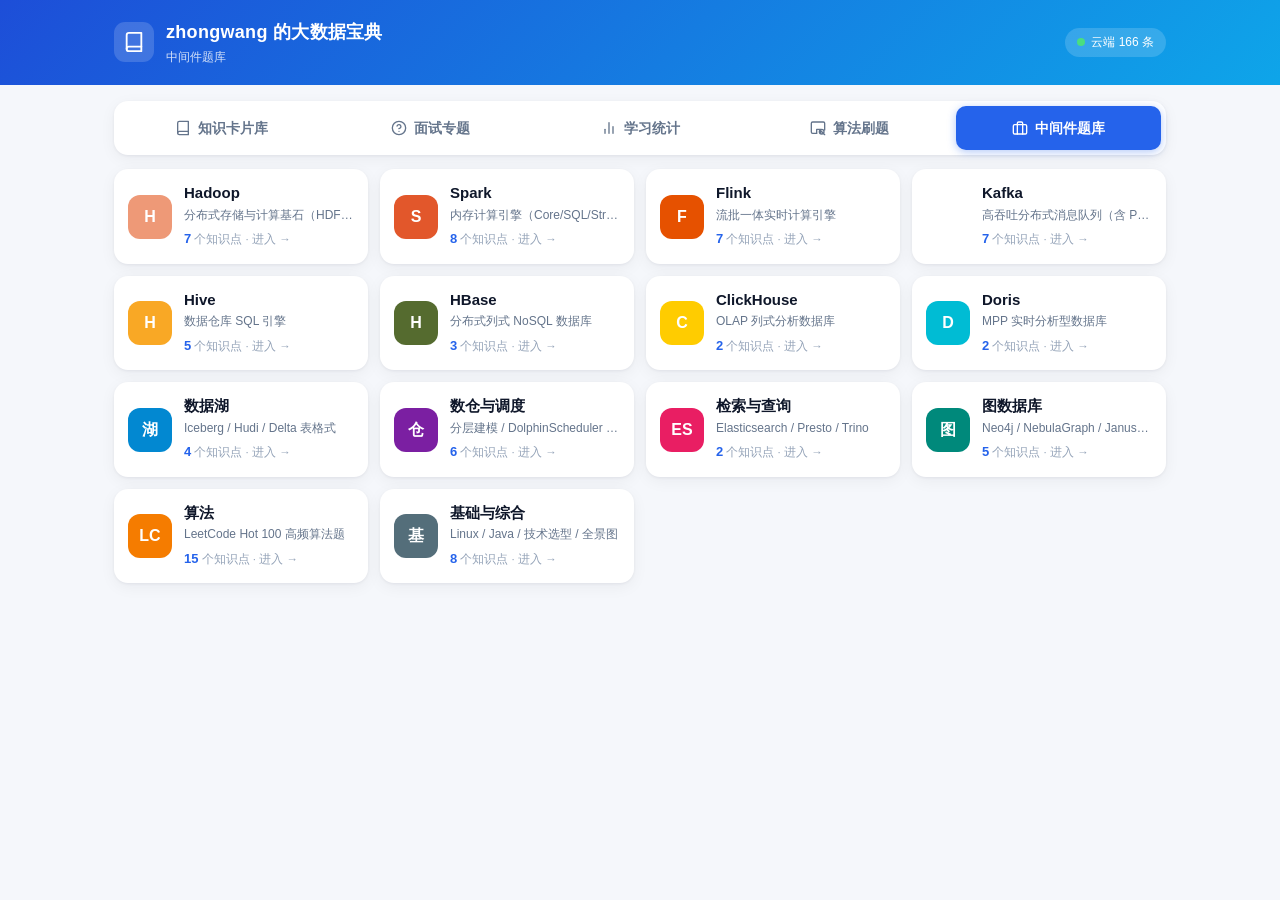
<file: bank.html>
<!DOCTYPE html>
<html lang="zh-CN">
<head>
<meta charset="UTF-8">
<meta name="viewport" content="width=device-width, initial-scale=1.0, maximum-scale=1.0, user-scalable=no, viewport-fit=cover">
<title>中间件题库 · zhongwang 的大数据宝典</title>
<!-- 中间件题库首页：14 个中间件入口卡片，点击进入 module.html 展示该中间件下的知识点清单 -->
<link rel="stylesheet" href="assets/app.css">
</head>
<body>

<header>
  <div class="hd-inner">
    <div class="hd-logo">
      <svg viewBox="0 0 24 24" fill="none" stroke="#fff" stroke-width="2" stroke-linecap="round" stroke-linejoin="round" width="22" height="22">
        <path d="M4 19.5A2.5 2.5 0 0 1 6.5 17H20"></path><path d="M6.5 2H20v20H6.5A2.5 2.5 0 0 1 4 19.5v-15A2.5 2.5 0 0 1 6.5 2z"></path>
      </svg>
    </div>
    <div>
      <div class="hd-title">zhongwang 的大数据宝典</div>
      <div class="hd-sub">中间件题库</div>
    </div>
    <div class="hd-right">
      <span class="sync-pill"><span class="sync-dot" id="syncDot"></span><span id="syncText">加载中</span></span>
    </div>
  </div>
</header>

<div class="wrap">
  <!-- 顶部页面导航（PC） -->
  <nav class="tabs">
    <a class="tab" href="index.html">
      <svg viewBox="0 0 24 24" fill="none" stroke="currentColor" stroke-width="2" stroke-linecap="round" stroke-linejoin="round"><path d="M4 19.5A2.5 2.5 0 0 1 6.5 17H20"></path><path d="M6.5 2H20v20H6.5A2.5 2.5 0 0 1 4 19.5v-15A2.5 2.5 0 0 1 6.5 2z"></path></svg>
      知识卡片库
    </a>
    <a class="tab" href="interview.html">
      <svg viewBox="0 0 24 24" fill="none" stroke="currentColor" stroke-width="2" stroke-linecap="round" stroke-linejoin="round"><circle cx="12" cy="12" r="10"></circle><path d="M9.09 9a3 3 0 0 1 5.83 1c0 2-3 3-3 3"></path><line x1="12" y1="17" x2="12.01" y2="17"></line></svg>
      面试专题
    </a>
    <a class="tab" href="stats.html">
      <svg viewBox="0 0 24 24" fill="none" stroke="currentColor" stroke-width="2" stroke-linecap="round" stroke-linejoin="round"><line x1="18" y1="20" x2="18" y2="10"></line><line x1="12" y1="20" x2="12" y2="4"></line><line x1="6" y1="20" x2="6" y2="14"></line></svg>
      学习统计
    </a>
    <a class="tab" href="algo.html">
      <svg viewBox="0 0 24 24" fill="none" stroke="currentColor" stroke-width="2" stroke-linecap="round" stroke-linejoin="round"><path d="M10 20H4a2 2 0 0 1-2-2V5a2 2 0 0 1 2-2h16a2 2 0 0 1 2 2v10"></path><path d="M10 20v-6h6v6"></path><path d="M22 22l-5-5"></path><circle cx="17.5" cy="17.5" r="3.5"></circle></svg>
      算法刷题
    </a>
    <a class="tab on" href="bank.html">
      <svg viewBox="0 0 24 24" fill="none" stroke="currentColor" stroke-width="2" stroke-linecap="round" stroke-linejoin="round"><rect x="2" y="7" width="20" height="14" rx="2" ry="2"></rect><path d="M16 21V5a2 2 0 0 0-2-2h-4a2 2 0 0 0-2 2v16"></path></svg>
      中间件题库
    </a>
  </nav>

  <div class="bank-grid" id="bankGrid"></div>
</div>

<!-- 底部移动端导航 -->
<nav class="bottom-nav">
  <a class="bn-item" href="index.html">
    <svg viewBox="0 0 24 24" fill="none" stroke="currentColor" stroke-width="2" stroke-linecap="round" stroke-linejoin="round"><path d="M4 19.5A2.5 2.5 0 0 1 6.5 17H20"></path><path d="M6.5 2H20v20H6.5A2.5 2.5 0 0 1 4 19.5v-15A2.5 2.5 0 0 1 6.5 2z"></path></svg>
    卡片库
  </a>
  <a class="bn-item" href="interview.html">
    <svg viewBox="0 0 24 24" fill="none" stroke="currentColor" stroke-width="2" stroke-linecap="round" stroke-linejoin="round"><circle cx="12" cy="12" r="10"></circle><path d="M9.09 9a3 3 0 0 1 5.83 1c0 2-3 3-3 3"></path><line x1="12" y1="17" x2="12.01" y2="17"></line></svg>
    面试专题
  </a>
  <a class="bn-item" href="stats.html">
    <svg viewBox="0 0 24 24" fill="none" stroke="currentColor" stroke-width="2" stroke-linecap="round" stroke-linejoin="round"><line x1="18" y1="20" x2="18" y2="10"></line><line x1="12" y1="20" x2="12" y2="4"></line><line x1="6" y1="20" x2="6" y2="14"></line></svg>
    统计
  </a>
  <a class="bn-item" href="algo.html">
    <svg viewBox="0 0 24 24" fill="none" stroke="currentColor" stroke-width="2" stroke-linecap="round" stroke-linejoin="round"><path d="M10 20H4a2 2 0 0 1-2-2V5a2 2 0 0 1 2-2h16a2 2 0 0 1 2 2v10"></path><path d="M10 20v-6h6v6"></path><path d="M22 22l-5-5"></path><circle cx="17.5" cy="17.5" r="3.5"></circle></svg>
    算法
  </a>
  <a class="bn-item on" href="bank.html">
    <svg viewBox="0 0 24 24" fill="none" stroke="currentColor" stroke-width="2" stroke-linecap="round" stroke-linejoin="round"><rect x="2" y="7" width="20" height="14" rx="2" ry="2"></rect><path d="M16 21V5a2 2 0 0 0-2-2h-4a2 2 0 0 0-2 2v16"></path></svg>
    题库
  </a>
</nav>

<div class="toast" id="toast"></div>

<script src="assets/app.js"></script>
<script>
(function () {
  var $ = BD.$, esc = BD.esc;

  function init() {
    renderBankModules();
    /* 数据只用于同步状态提示 */
    BD.loadRows(function (rows, ok, count) { BD.setSync(ok, count); });
  }

  function renderBankModules() {
    var grid = $('bankGrid');
    grid.innerHTML = '';
    BD.BANK_MODULES.forEach(function (m) {
      var a = document.createElement('a');
      a.className = 'bk-card';
      a.href = BD.moduleUrl(m.slug);
      a.innerHTML = '<div class="bk-card-icon" style="background:' + m.color + '">' + esc(m.icon) + '</div>'
        + '<div class="bk-card-info">'
        +   '<div class="bk-card-name">' + esc(m.name) + '</div>'
        +   '<div class="bk-card-desc">' + esc(m.desc) + '</div>'
        +   '<div class="bk-card-meta"><b>' + m.topics.length + '</b> 个知识点 · 进入 →</div>'
        + '</div>';
      grid.appendChild(a);
    });
  }

  window.addEventListener('DOMContentLoaded', init);
})();
</script>
</body>
</html>
</file>
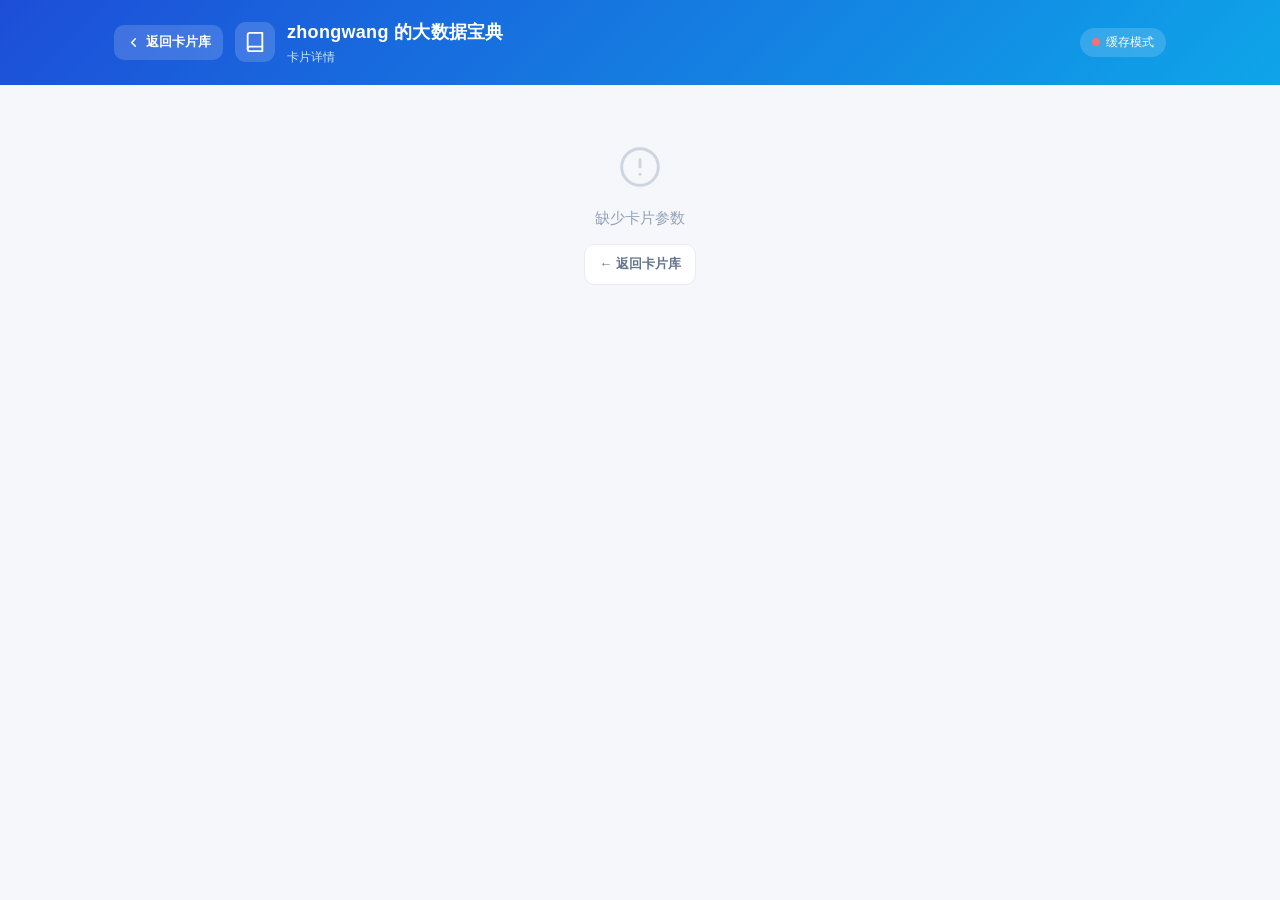
<file: card.html>
<!DOCTYPE html>
<html lang="zh-CN">
<head>
<meta charset="UTF-8">
<meta name="viewport" content="width=device-width, initial-scale=1.0, maximum-scale=1.0, user-scalable=no, viewport-fit=cover">
<title>卡片详情 · zhongwang 的大数据宝典</title>
<!-- 卡片详情子页：?id=xxx；含子知识点目录、结构图、全部内容、完成复习、上/下卡导航 -->
<link rel="stylesheet" href="assets/app.css">
</head>
<body>

<header>
  <div class="hd-inner">
    <a class="hd-back" href="index.html">
      <svg viewBox="0 0 24 24" fill="none" stroke="currentColor" stroke-width="2.4" stroke-linecap="round" stroke-linejoin="round"><polyline points="15 18 9 12 15 6"></polyline></svg>
      返回卡片库
    </a>
    <div class="hd-logo">
      <svg viewBox="0 0 24 24" fill="none" stroke="#fff" stroke-width="2" stroke-linecap="round" stroke-linejoin="round" width="22" height="22">
        <path d="M4 19.5A2.5 2.5 0 0 1 6.5 17H20"></path><path d="M6.5 2H20v20H6.5A2.5 2.5 0 0 1 4 19.5v-15A2.5 2.5 0 0 1 6.5 2z"></path>
      </svg>
    </div>
    <div>
      <div class="hd-title">zhongwang 的大数据宝典</div>
      <div class="hd-sub">卡片详情</div>
    </div>
    <div class="hd-right">
      <span class="sync-pill"><span class="sync-dot" id="syncDot"></span><span id="syncText">加载中</span></span>
    </div>
  </div>
</header>

<div class="wrap">
  <div class="cd-card" id="cdCard">
    <div class="detail-stack" id="cdMeta"></div>
    <h1 class="cd-title" id="cdTitle">加载中…</h1>
    <div id="cdTocBox"></div>
    <div class="detail-markdown" id="cdContent"></div>
    <div class="cd-foot" id="cdFoot"></div>
  </div>
  <div class="cd-pn" id="cdPn"></div>
  <div id="cdEmpty"></div>
</div>

<!-- 底部移动端导航 -->
<nav class="bottom-nav">
  <a class="bn-item" href="index.html">
    <svg viewBox="0 0 24 24" fill="none" stroke="currentColor" stroke-width="2" stroke-linecap="round" stroke-linejoin="round"><path d="M4 19.5A2.5 2.5 0 0 1 6.5 17H20"></path><path d="M6.5 2H20v20H6.5A2.5 2.5 0 0 1 4 19.5v-15A2.5 2.5 0 0 1 6.5 2z"></path></svg>
    卡片库
  </a>
  <a class="bn-item" href="interview.html">
    <svg viewBox="0 0 24 24" fill="none" stroke="currentColor" stroke-width="2" stroke-linecap="round" stroke-linejoin="round"><circle cx="12" cy="12" r="10"></circle><path d="M9.09 9a3 3 0 0 1 5.83 1c0 2-3 3-3 3"></path><line x1="12" y1="17" x2="12.01" y2="17"></line></svg>
    面试专题
  </a>
  <a class="bn-item" href="stats.html">
    <svg viewBox="0 0 24 24" fill="none" stroke="currentColor" stroke-width="2" stroke-linecap="round" stroke-linejoin="round"><line x1="18" y1="20" x2="18" y2="10"></line><line x1="12" y1="20" x2="12" y2="4"></line><line x1="6" y1="20" x2="6" y2="14"></line></svg>
    统计
  </a>
  <a class="bn-item" href="algo.html">
    <svg viewBox="0 0 24 24" fill="none" stroke="currentColor" stroke-width="2" stroke-linecap="round" stroke-linejoin="round"><path d="M10 20H4a2 2 0 0 1-2-2V5a2 2 0 0 1 2-2h16a2 2 0 0 1 2 2v10"></path><path d="M10 20v-6h6v6"></path><path d="M22 22l-5-5"></path><circle cx="17.5" cy="17.5" r="3.5"></circle></svg>
    算法
  </a>
  <a class="bn-item" href="bank.html">
    <svg viewBox="0 0 24 24" fill="none" stroke="currentColor" stroke-width="2" stroke-linecap="round" stroke-linejoin="round"><rect x="2" y="7" width="20" height="14" rx="2" ry="2"></rect><path d="M16 21V5a2 2 0 0 0-2-2h-4a2 2 0 0 0-2 2v16"></path></svg>
    题库
  </a>
</nav>

<div class="toast" id="toast"></div>

<script src="assets/app.js"></script>
<script>
(function () {
  var $ = BD.$, esc = BD.esc;

  function getParam(name) {
    var m = location.search.match(new RegExp('[?&]' + name + '=([^&]*)'));
    return m ? decodeURIComponent(m[1]) : '';
  }

  var CARD_ID = getParam('id');
  var ROWS = [];
  var ROW = null;

  function init() {
    if (!CARD_ID) { renderNotFound('缺少卡片参数'); return; }
    BD.loadRows(function (rows, ok, count) {
      ROWS = rows;
      BD.setSync(ok, count);
      for (var i = 0; i < rows.length; i++) { if (rows[i]._id === CARD_ID) { ROW = rows[i]; break; } }
      if (!ROW) { renderNotFound('未找到该卡片（可能已被更新，请从卡片库重新进入）'); return; }
      renderCard();
    });
  }

  function renderNotFound(msg) {
    $('cdCard').classList.add('hidden');
    $('cdPn').innerHTML = '';
    $('cdEmpty').innerHTML = '<div class="empty-state"><svg viewBox="0 0 24 24" fill="none" stroke="currentColor" stroke-width="1.6" stroke-linecap="round" stroke-linejoin="round"><circle cx="12" cy="12" r="10"></circle><line x1="12" y1="8" x2="12" y2="12"></line><line x1="12" y1="16" x2="12.01" y2="16"></line></svg><div>' + esc(msg) + '</div><div style="margin-top:14px"><a class="btn-ghost" href="index.html">← 返回卡片库</a></div></div>';
    BD.setSync(false, 0);
  }

  function renderCard() {
    document.title = (ROW['名称'] || '卡片详情') + ' · zhongwang 的大数据宝典';
    /* 元信息 chips */
    var meta = '';
    var stack = ROW['技术栈'];
    var types = ROW['知识类型'] || [];
    var lv = ROW['掌握度'] || '待学习';
    if (stack) meta += '<span class="k-stack">' + esc(stack) + '</span>';
    for (var i = 0; i < types.length; i++) { meta += '<span class="k-type" style="background:var(--primary-soft);color:var(--primary)">' + esc(types[i]) + '</span>'; }
    meta += '<span class="k-level ' + BD.levelClass(lv) + '">' + esc(lv) + '</span>';
    $('cdMeta').innerHTML = meta;
    $('cdTitle').textContent = ROW['名称'] || '未命名';

    /* 子知识点目录 */
    var secs = BD.extractSections(ROW['详细内容']);
    var tocBox = $('cdTocBox');
    if (secs.length >= 2) {
      var ol = '';
      secs.forEach(function (s, i) {
        ol += '<li style="margin-left:' + (s.level === 3 ? 14 : 0) + 'px"><a href="#bd-sec-' + i + '">' + esc(s.title) + '</a></li>';
      });
      tocBox.innerHTML = '<div class="cd-toc"><h3>📑 本卡子知识点（' + secs.length + '）</h3><ol>' + ol + '</ol></div>';
    } else {
      tocBox.innerHTML = '';
    }

    /* 结构图 + 正文 */
    var diaHtml = ROW['结构图'] ? '<div class="detail-diagram"><div class="dg-cap">📐 结构示意（辅助记忆）</div>' + ROW['结构图'] + '</div>' : '';
    $('cdContent').innerHTML = diaHtml + (BD.renderMarkdown(ROW['详细内容']) || '<p style="color:var(--text3)">（暂无详细内容，可前往 GitHub 仓库 data.json 补充）</p>');

    renderFoot();
    renderPn();
  }

  function renderFoot() {
    var du = BD.daysUntil(ROW['下次复习']);
    var info = '已复习 ' + (ROW['复习次数'] || 0) + ' 次 · 上次复习 ' + (ROW['上次复习'] ? BD.fmtDate(ROW['上次复习']) : '从未') + ' · 下次 ';
    info += du < 0 ? '逾期 ' + (-du) + ' 天' : BD.fmtDate(ROW['下次复习']);
    var html = '<div style="width:100%;font-size:12px;color:var(--text2)">' + info + '</div>';
    html += '<button class="btn-done" id="cdDone" style="width:100%"><svg viewBox="0 0 24 24" fill="none" stroke="currentColor" stroke-width="2.4" stroke-linecap="round" stroke-linejoin="round"><polyline points="20 6 9 17 4 12"></polyline></svg>' + (du < 0 ? '补复习' : '完成复习') + '</button>';
    $('cdFoot').innerHTML = html;
    $('cdDone').onclick = function () {
      BD.completeReview(ROW);
      var lv = ROW['掌握度'] || '待学习';
      $('cdMeta').innerHTML = $('cdMeta').innerHTML.replace(/<span class="k-level[^>]*>[^<]*<\/span>$/, '<span class="k-level ' + BD.levelClass(lv) + '">' + esc(lv) + '</span>');
      renderFoot();
    };
  }

  /* 上一张 / 下一张 */
  function renderPn() {
    var idx = -1;
    for (var i = 0; i < ROWS.length; i++) { if (ROWS[i]._id === CARD_ID) { idx = i; break; } }
    var html = '';
    if (idx > 0) {
      var p = ROWS[idx - 1];
      html += '<a href="' + BD.cardUrl(p._id) + '">← <b>' + esc(p['名称'] || '上一张') + '</b></a>';
    } else {
      html += '<a href="index.html">← 返回卡片库</a>';
    }
    if (idx >= 0 && idx < ROWS.length - 1) {
      var n = ROWS[idx + 1];
      html += '<a class="next" href="' + BD.cardUrl(n._id) + '"><b>' + esc(n['名称'] || '下一张') + '</b> →</a>';
    } else {
      html += '<a class="next" href="index.html">返回卡片库 →</a>';
    }
    $('cdPn').innerHTML = html;
  }

  window.addEventListener('DOMContentLoaded', init);
})();
</script>
</body>
</html>
</file>
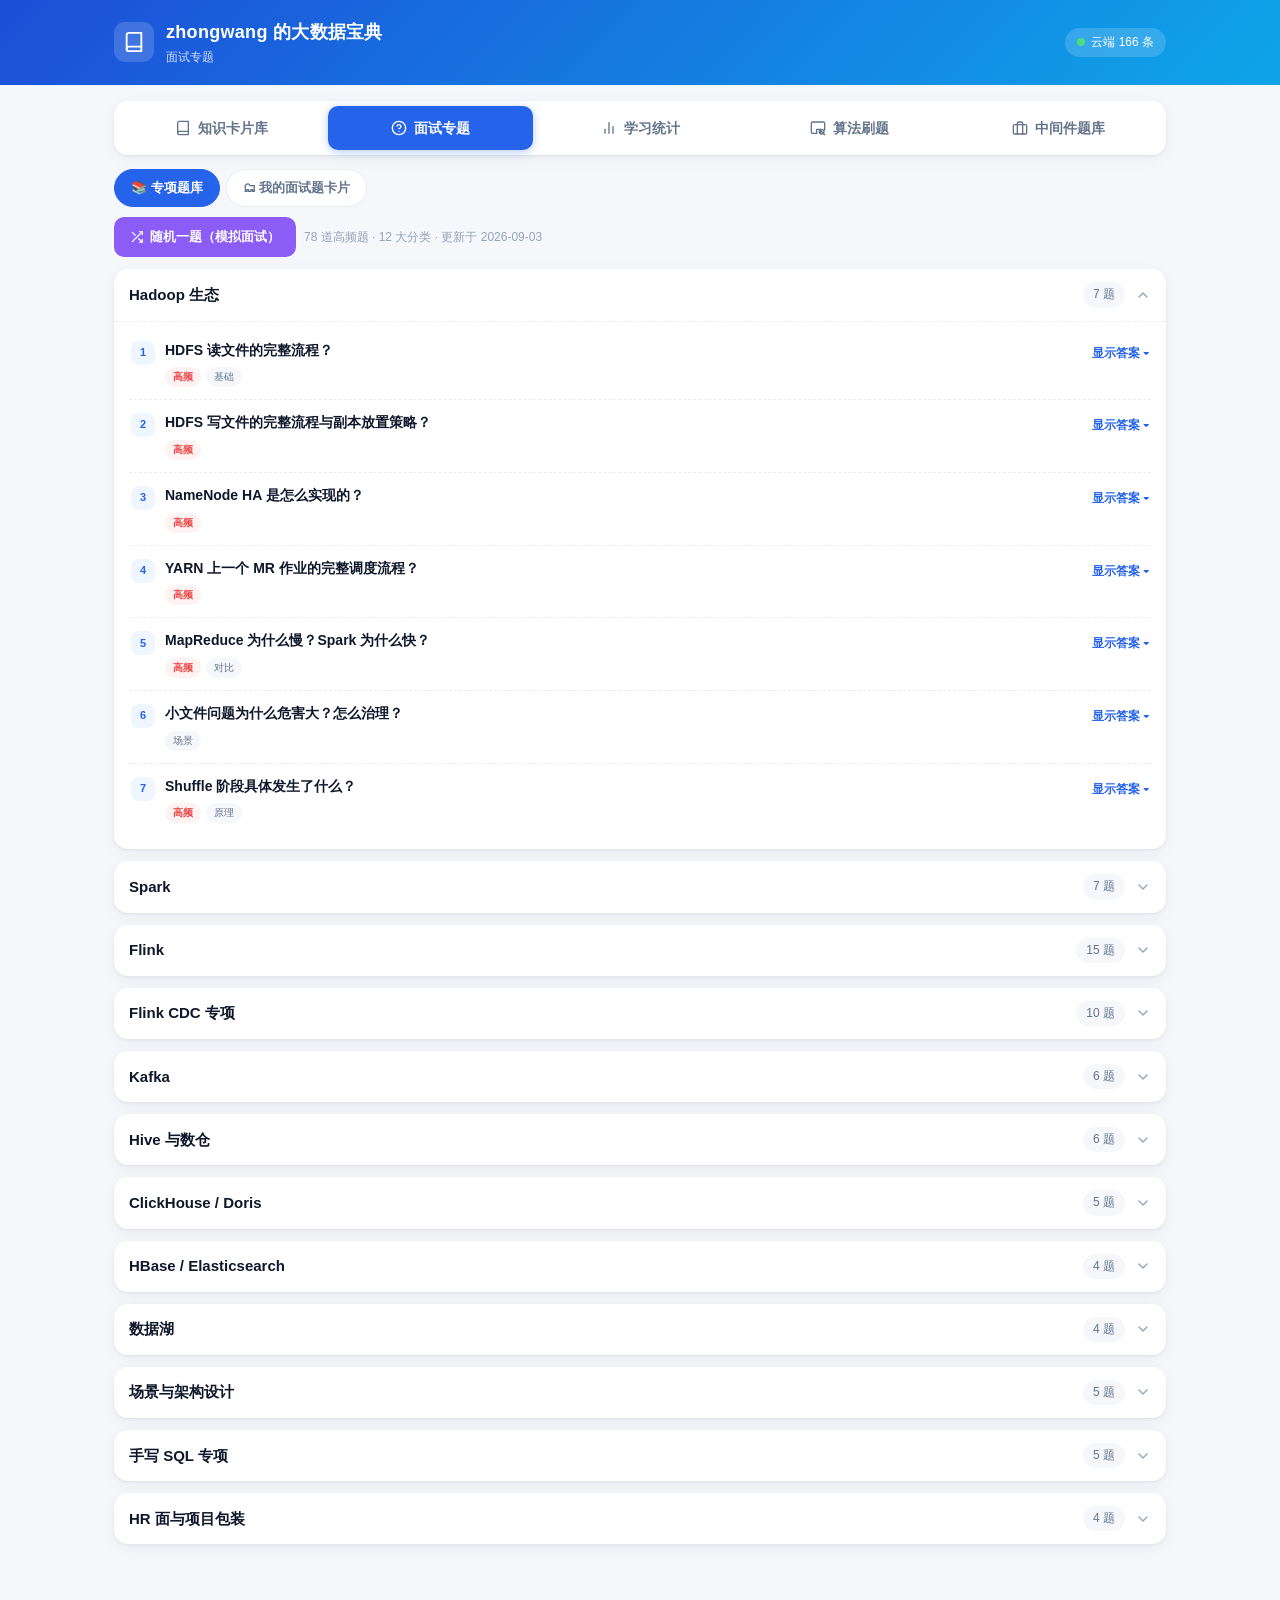
<file: interview.html>
<!DOCTYPE html>
<html lang="zh-CN">
<head>
<meta charset="UTF-8">
<meta name="viewport" content="width=device-width, initial-scale=1.0, maximum-scale=1.0, user-scalable=no, viewport-fit=cover">
<title>面试专题 · zhongwang 的大数据宝典</title>
<!-- 面试专题页：专项题库（interview.json）+ 我的面试题卡片 -->
<link rel="stylesheet" href="assets/app.css">
</head>
<body>

<header>
  <div class="hd-inner">
    <div class="hd-logo">
      <svg viewBox="0 0 24 24" fill="none" stroke="#fff" stroke-width="2" stroke-linecap="round" stroke-linejoin="round" width="22" height="22">
        <path d="M4 19.5A2.5 2.5 0 0 1 6.5 17H20"></path><path d="M6.5 2H20v20H6.5A2.5 2.5 0 0 1 4 19.5v-15A2.5 2.5 0 0 1 6.5 2z"></path>
      </svg>
    </div>
    <div>
      <div class="hd-title">zhongwang 的大数据宝典</div>
      <div class="hd-sub">面试专题</div>
    </div>
    <div class="hd-right">
      <span class="sync-pill"><span class="sync-dot" id="syncDot"></span><span id="syncText">加载中</span></span>
    </div>
  </div>
</header>

<div class="wrap">
  <!-- 顶部页面导航（PC） -->
  <nav class="tabs">
    <a class="tab" href="index.html">
      <svg viewBox="0 0 24 24" fill="none" stroke="currentColor" stroke-width="2" stroke-linecap="round" stroke-linejoin="round"><path d="M4 19.5A2.5 2.5 0 0 1 6.5 17H20"></path><path d="M6.5 2H20v20H6.5A2.5 2.5 0 0 1 4 19.5v-15A2.5 2.5 0 0 1 6.5 2z"></path></svg>
      知识卡片库
    </a>
    <a class="tab on" href="interview.html">
      <svg viewBox="0 0 24 24" fill="none" stroke="currentColor" stroke-width="2" stroke-linecap="round" stroke-linejoin="round"><circle cx="12" cy="12" r="10"></circle><path d="M9.09 9a3 3 0 0 1 5.83 1c0 2-3 3-3 3"></path><line x1="12" y1="17" x2="12.01" y2="17"></line></svg>
      面试专题
    </a>
    <a class="tab" href="stats.html">
      <svg viewBox="0 0 24 24" fill="none" stroke="currentColor" stroke-width="2" stroke-linecap="round" stroke-linejoin="round"><line x1="18" y1="20" x2="18" y2="10"></line><line x1="12" y1="20" x2="12" y2="4"></line><line x1="6" y1="20" x2="6" y2="14"></line></svg>
      学习统计
    </a>
    <a class="tab" href="algo.html">
      <svg viewBox="0 0 24 24" fill="none" stroke="currentColor" stroke-width="2" stroke-linecap="round" stroke-linejoin="round"><path d="M10 20H4a2 2 0 0 1-2-2V5a2 2 0 0 1 2-2h16a2 2 0 0 1 2 2v10"></path><path d="M10 20v-6h6v6"></path><path d="M22 22l-5-5"></path><circle cx="17.5" cy="17.5" r="3.5"></circle></svg>
      算法刷题
    </a>
    <a class="tab" href="bank.html">
      <svg viewBox="0 0 24 24" fill="none" stroke="currentColor" stroke-width="2" stroke-linecap="round" stroke-linejoin="round"><rect x="2" y="7" width="20" height="14" rx="2" ry="2"></rect><path d="M16 21V5a2 2 0 0 0-2-2h-4a2 2 0 0 0-2 2v16"></path></svg>
      中间件题库
    </a>
  </nav>

  <div class="subtabs">
    <button class="subtab on" id="subBank" onclick="switchIvView('bank')">📚 专项题库</button>
    <button class="subtab" id="subMine" onclick="switchIvView('mine')">🗂 我的面试题卡片</button>
  </div>
  <div id="ivBank">
    <div class="bank-tool">
      <button class="btn-random" onclick="randomQuestion()">
        <svg viewBox="0 0 24 24" fill="none" stroke="currentColor" stroke-width="2" stroke-linecap="round" stroke-linejoin="round"><polyline points="16 3 21 3 21 8"></polyline><line x1="4" y1="20" x2="21" y2="3"></line><polyline points="21 16 21 21 16 21"></polyline><line x1="15" y1="15" x2="21" y2="21"></line><line x1="4" y1="4" x2="9" y2="9"></line></svg>
        随机一题（模拟面试）
      </button>
      <span class="bank-meta" id="bankMeta">题库加载中…</span>
    </div>
    <div id="bankList"></div>
  </div>
  <div id="ivMine" class="hidden">
    <div class="iq-list" id="iqList"></div>
    <div id="iqEmpty"></div>
  </div>
</div>

<!-- 底部移动端导航 -->
<nav class="bottom-nav">
  <a class="bn-item" href="index.html">
    <svg viewBox="0 0 24 24" fill="none" stroke="currentColor" stroke-width="2" stroke-linecap="round" stroke-linejoin="round"><path d="M4 19.5A2.5 2.5 0 0 1 6.5 17H20"></path><path d="M6.5 2H20v20H6.5A2.5 2.5 0 0 1 4 19.5v-15A2.5 2.5 0 0 1 6.5 2z"></path></svg>
    卡片库
  </a>
  <a class="bn-item on" href="interview.html">
    <svg viewBox="0 0 24 24" fill="none" stroke="currentColor" stroke-width="2" stroke-linecap="round" stroke-linejoin="round"><circle cx="12" cy="12" r="10"></circle><path d="M9.09 9a3 3 0 0 1 5.83 1c0 2-3 3-3 3"></path><line x1="12" y1="17" x2="12.01" y2="17"></line></svg>
    面试专题
  </a>
  <a class="bn-item" href="stats.html">
    <svg viewBox="0 0 24 24" fill="none" stroke="currentColor" stroke-width="2" stroke-linecap="round" stroke-linejoin="round"><line x1="18" y1="20" x2="18" y2="10"></line><line x1="12" y1="20" x2="12" y2="4"></line><line x1="6" y1="20" x2="6" y2="14"></line></svg>
    统计
  </a>
  <a class="bn-item" href="algo.html">
    <svg viewBox="0 0 24 24" fill="none" stroke="currentColor" stroke-width="2" stroke-linecap="round" stroke-linejoin="round"><path d="M10 20H4a2 2 0 0 1-2-2V5a2 2 0 0 1 2-2h16a2 2 0 0 1 2 2v10"></path><path d="M10 20v-6h6v6"></path><path d="M22 22l-5-5"></path><circle cx="17.5" cy="17.5" r="3.5"></circle></svg>
    算法
  </a>
  <a class="bn-item" href="bank.html">
    <svg viewBox="0 0 24 24" fill="none" stroke="currentColor" stroke-width="2" stroke-linecap="round" stroke-linejoin="round"><rect x="2" y="7" width="20" height="14" rx="2" ry="2"></rect><path d="M16 21V5a2 2 0 0 0-2-2h-4a2 2 0 0 0-2 2v16"></path></svg>
    题库
  </a>
</nav>

<div class="toast" id="toast"></div>

<script src="assets/app.js"></script>
<script>
(function () {
  var $ = BD.$, esc = BD.esc, toast = BD.toast;
  var IV_BANK = null;
  var ROWS = [];

  function init() {
    BD.setSync(null);
    BD.loadInterview(function (bank) {
      IV_BANK = bank;
      if (bank) renderBank();
      else {
        $('bankList').innerHTML = '<div class="empty-state"><div>题库加载失败，请刷新重试</div></div>';
        $('bankMeta').textContent = '';
      }
    });
    BD.loadRows(function (rows, ok, count) {
      ROWS = rows;
      BD.setSync(ok, count);
      renderMine();
    });
  }

  function bankTotal(bank) {
    var n = 0;
    (bank.categories || []).forEach(function (c) { n += c.questions.length; });
    return n;
  }

  function renderBank() {
    var bank = IV_BANK;
    if (!bank) return;
    $('bankMeta').textContent = bankTotal(bank) + ' 道高频题 · ' + bank.categories.length + ' 大分类 · 更新于 ' + (bank.updated || '');
    var list = $('bankList'); list.innerHTML = '';
    bank.categories.forEach(function (cat, ci) {
      var item = document.createElement('div'); item.className = 'cat-item' + (ci === 0 ? ' open' : '');
      var head = document.createElement('div'); head.className = 'cat-head';
      head.innerHTML = '<h3>' + esc(cat.name) + '</h3><span class="cat-count">' + cat.questions.length + ' 题</span>'
        + '<span class="iq-chev"><svg viewBox="0 0 24 24" fill="none" stroke="currentColor" stroke-width="2" stroke-linecap="round" stroke-linejoin="round"><polyline points="6 9 12 15 18 9"></polyline></svg></span>';
      head.onclick = function () { item.classList.toggle('open'); };
      var body = document.createElement('div'); body.className = 'cat-body';
      cat.questions.forEach(function (q, qi) {
        var bi = document.createElement('div'); bi.className = 'bq-item';
        var bh = document.createElement('div'); bh.className = 'bq-head';
        var tagsHtml = '';
        (q.tags || []).forEach(function (t) {
          tagsHtml += '<span class="bq-tag' + (t === '高频' ? ' hot' : '') + '">' + esc(t) + '</span>';
        });
        bh.innerHTML = '<span class="bq-idx">' + (qi + 1) + '</span>'
          + '<div style="flex:1"><div class="bq-q">' + esc(q.q) + '</div>'
          + (tagsHtml ? '<div class="bq-tags">' + tagsHtml + '</div>' : '') + '</div>'
          + '<span class="bq-reveal">显示答案 ▾</span>';
        bh.onclick = function () {
          bi.classList.toggle('open');
          var rv = bh.querySelector('.bq-reveal');
          rv.textContent = bi.classList.contains('open') ? '收起答案 ▴' : '显示答案 ▾';
        };
        var ans = document.createElement('div'); ans.className = 'bq-ans detail-markdown';
        ans.innerHTML = BD.renderMarkdown(q.a);
        bi.appendChild(bh); bi.appendChild(ans);
        body.appendChild(bi);
      });
      item.appendChild(head); item.appendChild(body);
      list.appendChild(item);
    });
  }

  function randomQuestion() {
    var bank = IV_BANK;
    if (!bank || !bank.categories.length) { toast('题库未加载'); return; }
    var pool = [];
    bank.categories.forEach(function (c) {
      c.questions.forEach(function (q) { pool.push({ cat: c.name, q: q }); });
    });
    var pick = pool[Math.floor(Math.random() * pool.length)];
    var list = $('bankList');
    var items = list.querySelectorAll('.bq-item');
    var target = null;
    for (var i = 0; i < items.length; i++) {
      var qEl = items[i].querySelector('.bq-q');
      if (qEl && qEl.textContent === pick.q.q) { target = items[i]; break; }
    }
    if (target) {
      var catItem = target.closest ? target.closest('.cat-item') : null;
      if (catItem) catItem.classList.add('open');
      target.classList.add('open');
      var rv = target.querySelector('.bq-reveal');
      if (rv) rv.textContent = '收起答案 ▴';
      target.scrollIntoView({ behavior: 'smooth', block: 'center' });
    }
    toast('随机抽到【' + pick.cat + '】先自己作答，再展开对照');
  }

  /* 我的面试题卡片（含面试题类型的知识卡片） */
  function renderMine() {
    var rows = ROWS.filter(function (r) { return BD.hasType(r, '面试题'); });
    var list = $('iqList'); list.innerHTML = '';
    var empty = $('iqEmpty'); empty.innerHTML = '';
    if (!rows.length) {
      empty.innerHTML = '<div class="empty-state"><svg viewBox="0 0 24 24" fill="none" stroke="currentColor" stroke-width="1.6" stroke-linecap="round" stroke-linejoin="round"><circle cx="12" cy="12" r="10"></circle><path d="M9.09 9a3 3 0 0 1 5.83 1c0 2-3 3-3 3"></path><line x1="12" y1="17" x2="12.01" y2="17"></line></svg><div>暂无面试题卡片<br>卡片库中勾选「面试题」类型的知识卡片会收录在这里</div></div>';
      return;
    }
    rows.forEach(function (r, idx) {
      var item = document.createElement('div'); item.className = 'iq-item';
      var head = document.createElement('div'); head.className = 'iq-head';
      var idxEl = document.createElement('span'); idxEl.className = 'iq-idx'; idxEl.textContent = (idx + 1);
      var q = document.createElement('div'); q.className = 'iq-q'; q.textContent = r['名称'];
      var st = document.createElement('span'); st.className = 'iq-stack'; st.textContent = r['技术栈'] || '未分类';
      var chev = document.createElement('span'); chev.className = 'iq-chev';
      chev.innerHTML = '<svg viewBox="0 0 24 24" fill="none" stroke="currentColor" stroke-width="2" stroke-linecap="round" stroke-linejoin="round"><polyline points="6 9 12 15 18 9"></polyline></svg>';
      head.appendChild(idxEl); head.appendChild(q); head.appendChild(st); head.appendChild(chev);
      var body = document.createElement('div'); body.className = 'iq-body';
      body.innerHTML = (r['结构图'] ? '<div class="detail-diagram"><div class="dg-cap">📐 结构示意</div>' + r['结构图'] + '</div>' : '')
        + '<div class="detail-markdown">' + BD.renderMarkdown(r['详细内容']) + '</div>';
      var acts = document.createElement('div'); acts.className = 'iq-actions';
      var lvBtn = document.createElement('a'); lvBtn.className = 'btn-ghost';
      lvBtn.innerHTML = '查看完整卡片 →';
      lvBtn.href = BD.cardUrl(r._id);
      var doneBtn = document.createElement('button'); doneBtn.className = 'btn-done';
      doneBtn.innerHTML = '<svg viewBox="0 0 24 24" fill="none" stroke="currentColor" stroke-width="2.4" stroke-linecap="round" stroke-linejoin="round"><polyline points="20 6 9 17 4 12"></polyline></svg>完成复习';
      doneBtn.onclick = function () { BD.completeReview(r); renderMine(); };
      acts.appendChild(lvBtn); acts.appendChild(doneBtn);
      body.appendChild(acts);
      head.onclick = function () { item.classList.toggle('open'); };
      item.appendChild(head); item.appendChild(body);
      list.appendChild(item);
    });
  }

  function switchIvView(v) {
    $('subBank').classList.toggle('on', v === 'bank');
    $('subMine').classList.toggle('on', v === 'mine');
    $('ivBank').classList.toggle('hidden', v !== 'bank');
    $('ivMine').classList.toggle('hidden', v !== 'mine');
  }

  window.switchIvView = switchIvView;
  window.randomQuestion = randomQuestion;
  window.addEventListener('DOMContentLoaded', init);
})();
</script>
</body>
</html>
</file>
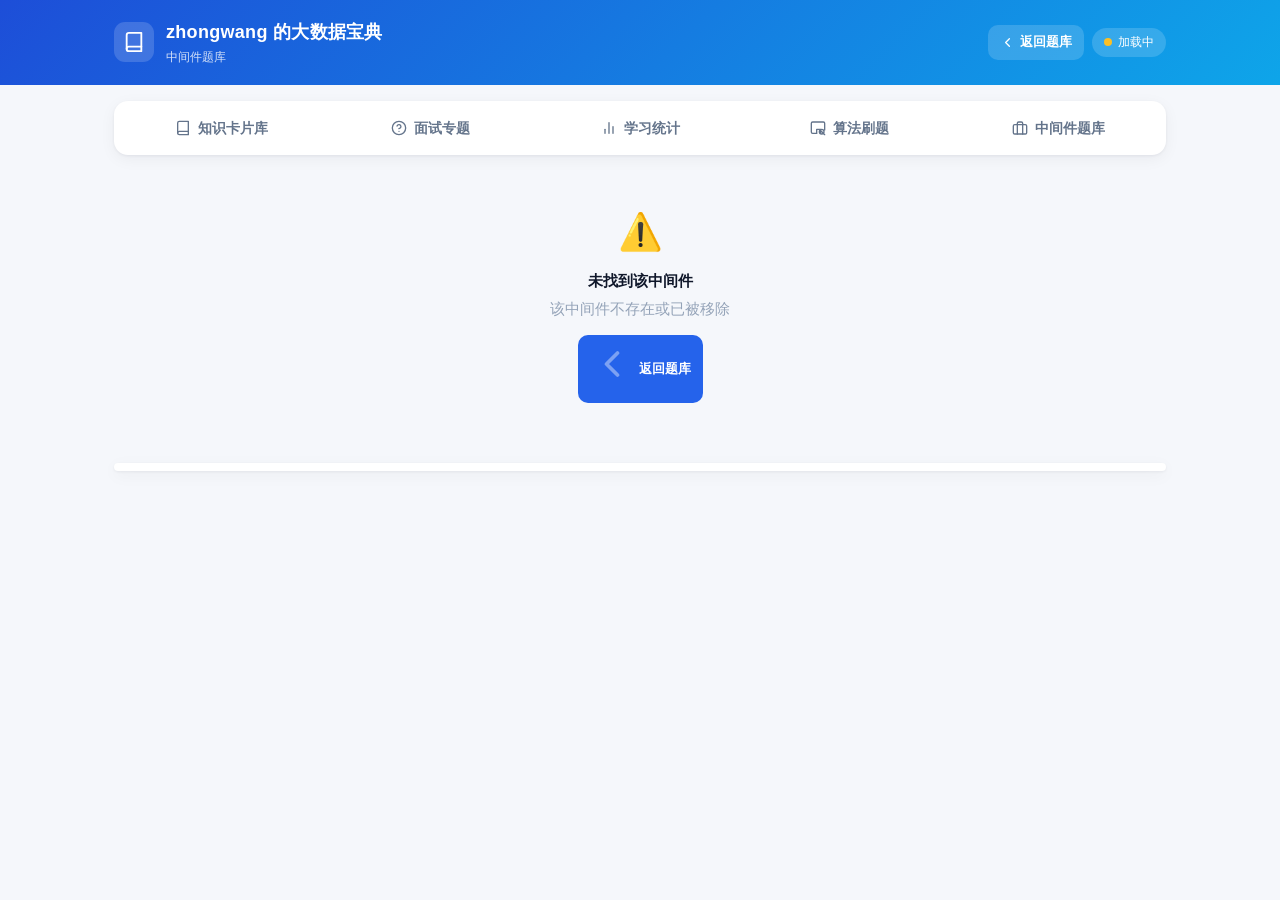
<file: module.html>
<!DOCTYPE html>
<html lang="zh-CN">
<head>
<meta charset="UTF-8">
<meta name="viewport" content="width=device-width, initial-scale=1.0, maximum-scale=1.0, user-scalable=no, viewport-fit=cover">
<title>中间件题库 · zhongwang 的大数据宝典</title>
<!-- 中间件题库二级页：展示某个中间件下的知识点清单，点击知识点跳 card.html 详解 -->
<link rel="stylesheet" href="assets/app.css">
</head>
<body>

<header>
  <div class="hd-inner">
    <div class="hd-logo">
      <svg viewBox="0 0 24 24" fill="none" stroke="#fff" stroke-width="2" stroke-linecap="round" stroke-linejoin="round" width="22" height="22">
        <path d="M4 19.5A2.5 2.5 0 0 1 6.5 17H20"></path><path d="M6.5 2H20v20H6.5A2.5 2.5 0 0 1 4 19.5v-15A2.5 2.5 0 0 1 6.5 2z"></path>
      </svg>
    </div>
    <div>
      <div class="hd-title">zhongwang 的大数据宝典</div>
      <div class="hd-sub">中间件题库</div>
    </div>
    <div class="hd-right">
      <a class="hd-back" href="bank.html">
        <svg viewBox="0 0 24 24" fill="none" stroke="currentColor" stroke-width="2" stroke-linecap="round" stroke-linejoin="round" width="14" height="14"><polyline points="15 18 9 12 15 6"></polyline></svg>
        返回题库
      </a>
      <span class="sync-pill"><span class="sync-dot" id="syncDot"></span><span id="syncText">加载中</span></span>
    </div>
  </div>
</header>

<div class="wrap">
  <!-- 顶部页面导航（PC） -->
  <nav class="tabs">
    <a class="tab" href="index.html">
      <svg viewBox="0 0 24 24" fill="none" stroke="currentColor" stroke-width="2" stroke-linecap="round" stroke-linejoin="round"><path d="M4 19.5A2.5 2.5 0 0 1 6.5 17H20"></path><path d="M6.5 2H20v20H6.5A2.5 2.5 0 0 1 4 19.5v-15A2.5 2.5 0 0 1 6.5 2z"></path></svg>
      知识卡片库
    </a>
    <a class="tab" href="interview.html">
      <svg viewBox="0 0 24 24" fill="none" stroke="currentColor" stroke-width="2" stroke-linecap="round" stroke-linejoin="round"><circle cx="12" cy="12" r="10"></circle><path d="M9.09 9a3 3 0 0 1 5.83 1c0 2-3 3-3 3"></path><line x1="12" y1="17" x2="12.01" y2="17"></line></svg>
      面试专题
    </a>
    <a class="tab" href="stats.html">
      <svg viewBox="0 0 24 24" fill="none" stroke="currentColor" stroke-width="2" stroke-linecap="round" stroke-linejoin="round"><line x1="18" y1="20" x2="18" y2="10"></line><line x1="12" y1="20" x2="12" y2="4"></line><line x1="6" y1="20" x2="6" y2="14"></line></svg>
      学习统计
    </a>
    <a class="tab" href="algo.html">
      <svg viewBox="0 0 24 24" fill="none" stroke="currentColor" stroke-width="2" stroke-linecap="round" stroke-linejoin="round"><path d="M10 20H4a2 2 0 0 1-2-2V5a2 2 0 0 1 2-2h16a2 2 0 0 1 2 2v10"></path><path d="M10 20v-6h6v6"></path><path d="M22 22l-5-5"></path><circle cx="17.5" cy="17.5" r="3.5"></circle></svg>
      算法刷题
    </a>
    <a class="tab" href="bank.html">
      <svg viewBox="0 0 24 24" fill="none" stroke="currentColor" stroke-width="2" stroke-linecap="round" stroke-linejoin="round"><rect x="2" y="7" width="20" height="14" rx="2" ry="2"></rect><path d="M16 21V5a2 2 0 0 0-2-2h-4a2 2 0 0 0-2 2v16"></path></svg>
      中间件题库
    </a>
  </nav>

  <div id="moduleHead"></div>
  <div class="topic-list" id="topicList"></div>
</div>

<!-- 底部移动端导航 -->
<nav class="bottom-nav">
  <a class="bn-item" href="index.html">
    <svg viewBox="0 0 24 24" fill="none" stroke="currentColor" stroke-width="2" stroke-linecap="round" stroke-linejoin="round"><path d="M4 19.5A2.5 2.5 0 0 1 6.5 17H20"></path><path d="M6.5 2H20v20H6.5A2.5 2.5 0 0 1 4 19.5v-15A2.5 2.5 0 0 1 6.5 2z"></path></svg>
    卡片库
  </a>
  <a class="bn-item" href="interview.html">
    <svg viewBox="0 0 24 24" fill="none" stroke="currentColor" stroke-width="2" stroke-linecap="round" stroke-linejoin="round"><circle cx="12" cy="12" r="10"></circle><path d="M9.09 9a3 3 0 0 1 5.83 1c0 2-3 3-3 3"></path><line x1="12" y1="17" x2="12.01" y2="17"></line></svg>
    面试专题
  </a>
  <a class="bn-item" href="stats.html">
    <svg viewBox="0 0 24 24" fill="none" stroke="currentColor" stroke-width="2" stroke-linecap="round" stroke-linejoin="round"><line x1="18" y1="20" x2="18" y2="10"></line><line x1="12" y1="20" x2="12" y2="4"></line><line x1="6" y1="20" x2="6" y2="14"></line></svg>
    统计
  </a>
  <a class="bn-item" href="algo.html">
    <svg viewBox="0 0 24 24" fill="none" stroke="currentColor" stroke-width="2" stroke-linecap="round" stroke-linejoin="round"><path d="M10 20H4a2 2 0 0 1-2-2V5a2 2 0 0 1 2-2h16a2 2 0 0 1 2 2v10"></path><path d="M10 20v-6h6v6"></path><path d="M22 22l-5-5"></path><circle cx="17.5" cy="17.5" r="3.5"></circle></svg>
    算法
  </a>
  <a class="bn-item on" href="bank.html">
    <svg viewBox="0 0 24 24" fill="none" stroke="currentColor" stroke-width="2" stroke-linecap="round" stroke-linejoin="round"><rect x="2" y="7" width="20" height="14" rx="2" ry="2"></rect><path d="M16 21V5a2 2 0 0 0-2-2h-4a2 2 0 0 0-2 2v16"></path></svg>
    题库
  </a>
</nav>

<div class="toast" id="toast"></div>

<script src="assets/app.js"></script>
<script>
(function () {
  var $ = BD.$, esc = BD.esc;

  function getParam(name) {
    var m = location.search.match(new RegExp('[?&]' + name + '=([^&#]*)'));
    return m ? decodeURIComponent(m[1].replace(/\+/g, ' ')) : '';
  }

  function renderHead(m) {
    var h = $('moduleHead');
    h.innerHTML = '<div class="module-head">'
      + '<div class="module-head-icon" style="background:' + m.color + '">' + esc(m.icon) + '</div>'
      + '<div class="module-head-info">'
      +   '<div class="module-head-name">' + esc(m.name) + '</div>'
      +   '<div class="module-head-desc">' + esc(m.desc) + '</div>'
      +   '<div class="module-head-meta">共 ' + m.topics.length + ' 个核心知识点</div>'
      + '</div></div>';
    document.title = m.name + ' · 中间件题库 · zhongwang 的大数据宝典';
  }

  function renderTopics(m) {
    var list = $('topicList');
    list.innerHTML = '';
    m.topics.forEach(function (tp, ti) {
      var it = document.createElement('a');
      it.className = 'bk-topic';
      it.href = tp.card ? BD.cardUrl(tp.card) : '#';
      it.innerHTML = '<span class="bk-topic-idx">' + (ti + 1) + '</span>'
        + '<div class="bk-topic-info"><div class="bk-topic-name">' + esc(tp.t) + '</div>'
        + (tp.d ? '<div class="bk-topic-desc">' + esc(tp.d) + '</div>' : '')
        + '</div>'
        + '<span class="bk-topic-link">查看卡片 →</span>';
      list.appendChild(it);
    });
  }

  function renderNotFound() {
    $('moduleHead').innerHTML = '<div class="empty-state">'
      + '<div style="font-size:36px;margin-bottom:8px">⚠️</div>'
      + '<div style="font-weight:700;color:var(--text);margin-bottom:4px">未找到该中间件</div>'
      + '<div style="margin-bottom:14px">该中间件不存在或已被移除</div>'
      + '<a class="hd-back" href="bank.html" style="background:var(--primary);color:#fff"><svg viewBox="0 0 24 24" fill="none" stroke="currentColor" stroke-width="2" stroke-linecap="round" stroke-linejoin="round" width="14" height="14"><polyline points="15 18 9 12 15 6"></polyline></svg>返回题库</a>'
      + '</div>';
    $('topicList').innerHTML = '';
  }

  function init() {
    var slug = getParam('id');
    var m = slug ? BD.findModule(slug) : null;
    if (!m) { renderNotFound(); return; }
    renderHead(m);
    renderTopics(m);
    /* 同步状态 */
    BD.loadRows(function (rows, ok, count) { BD.setSync(ok, count); });
  }

  window.addEventListener('DOMContentLoaded', init);
})();
</script>
</body>
</html>
</file>
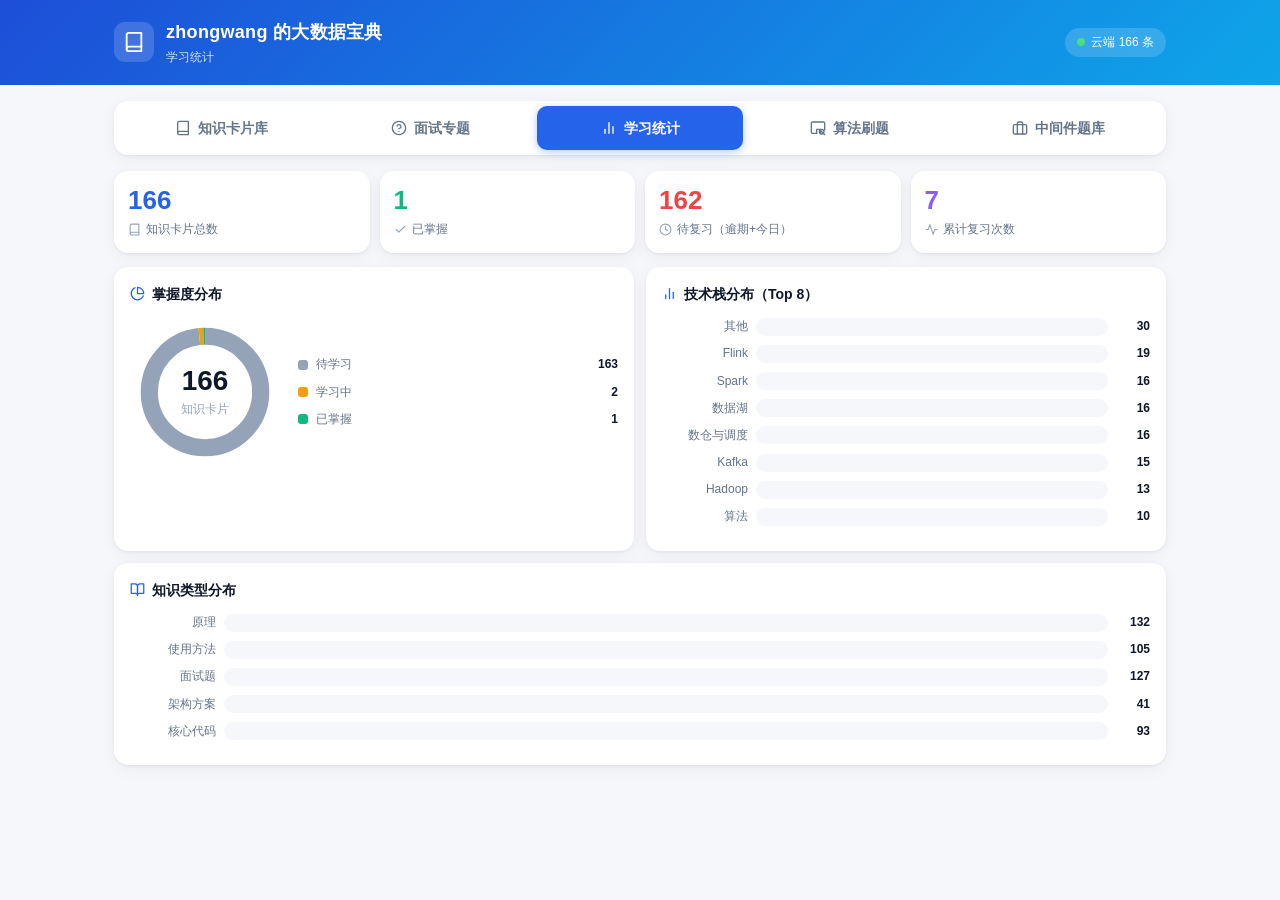
<file: stats.html>
<!DOCTYPE html>
<html lang="zh-CN">
<head>
<meta charset="UTF-8">
<meta name="viewport" content="width=device-width, initial-scale=1.0, maximum-scale=1.0, user-scalable=no, viewport-fit=cover">
<title>学习统计 · zhongwang 的大数据宝典</title>
<!-- 学习统计页：掌握度环形图 / 技术栈分布 / 知识类型分布 -->
<link rel="stylesheet" href="assets/app.css">
</head>
<body>

<header>
  <div class="hd-inner">
    <div class="hd-logo">
      <svg viewBox="0 0 24 24" fill="none" stroke="#fff" stroke-width="2" stroke-linecap="round" stroke-linejoin="round" width="22" height="22">
        <path d="M4 19.5A2.5 2.5 0 0 1 6.5 17H20"></path><path d="M6.5 2H20v20H6.5A2.5 2.5 0 0 1 4 19.5v-15A2.5 2.5 0 0 1 6.5 2z"></path>
      </svg>
    </div>
    <div>
      <div class="hd-title">zhongwang 的大数据宝典</div>
      <div class="hd-sub">学习统计</div>
    </div>
    <div class="hd-right">
      <span class="sync-pill"><span class="sync-dot" id="syncDot"></span><span id="syncText">加载中</span></span>
    </div>
  </div>
</header>

<div class="wrap">
  <!-- 顶部页面导航（PC） -->
  <nav class="tabs">
    <a class="tab" href="index.html">
      <svg viewBox="0 0 24 24" fill="none" stroke="currentColor" stroke-width="2" stroke-linecap="round" stroke-linejoin="round"><path d="M4 19.5A2.5 2.5 0 0 1 6.5 17H20"></path><path d="M6.5 2H20v20H6.5A2.5 2.5 0 0 1 4 19.5v-15A2.5 2.5 0 0 1 6.5 2z"></path></svg>
      知识卡片库
    </a>
    <a class="tab" href="interview.html">
      <svg viewBox="0 0 24 24" fill="none" stroke="currentColor" stroke-width="2" stroke-linecap="round" stroke-linejoin="round"><circle cx="12" cy="12" r="10"></circle><path d="M9.09 9a3 3 0 0 1 5.83 1c0 2-3 3-3 3"></path><line x1="12" y1="17" x2="12.01" y2="17"></line></svg>
      面试专题
    </a>
    <a class="tab on" href="stats.html">
      <svg viewBox="0 0 24 24" fill="none" stroke="currentColor" stroke-width="2" stroke-linecap="round" stroke-linejoin="round"><line x1="18" y1="20" x2="18" y2="10"></line><line x1="12" y1="20" x2="12" y2="4"></line><line x1="6" y1="20" x2="6" y2="14"></line></svg>
      学习统计
    </a>
    <a class="tab" href="algo.html">
      <svg viewBox="0 0 24 24" fill="none" stroke="currentColor" stroke-width="2" stroke-linecap="round" stroke-linejoin="round"><path d="M10 20H4a2 2 0 0 1-2-2V5a2 2 0 0 1 2-2h16a2 2 0 0 1 2 2v10"></path><path d="M10 20v-6h6v6"></path><path d="M22 22l-5-5"></path><circle cx="17.5" cy="17.5" r="3.5"></circle></svg>
      算法刷题
    </a>
    <a class="tab" href="bank.html">
      <svg viewBox="0 0 24 24" fill="none" stroke="currentColor" stroke-width="2" stroke-linecap="round" stroke-linejoin="round"><rect x="2" y="7" width="20" height="14" rx="2" ry="2"></rect><path d="M16 21V5a2 2 0 0 0-2-2h-4a2 2 0 0 0-2 2v16"></path></svg>
      中间件题库
    </a>
  </nav>

  <div class="stats-wrap">
    <div class="stat-card blue"><div class="stat-num" id="stTotal">0</div><div class="stat-label"><svg viewBox="0 0 24 24" fill="none" stroke="currentColor" stroke-width="2" stroke-linecap="round" stroke-linejoin="round"><path d="M4 19.5A2.5 2.5 0 0 1 6.5 17H20"></path><path d="M6.5 2H20v20H6.5A2.5 2.5 0 0 1 4 19.5v-15A2.5 2.5 0 0 1 6.5 2z"></path></svg>知识卡片总数</div></div>
    <div class="stat-card green"><div class="stat-num" id="stMastered">0</div><div class="stat-label"><svg viewBox="0 0 24 24" fill="none" stroke="currentColor" stroke-width="2" stroke-linecap="round" stroke-linejoin="round"><polyline points="20 6 9 17 4 12"></polyline></svg>已掌握</div></div>
    <div class="stat-card red"><div class="stat-num" id="stDue">0</div><div class="stat-label"><svg viewBox="0 0 24 24" fill="none" stroke="currentColor" stroke-width="2" stroke-linecap="round" stroke-linejoin="round"><circle cx="12" cy="12" r="10"></circle><polyline points="12 6 12 12 16 14"></polyline></svg>待复习（逾期+今日）</div></div>
    <div class="stat-card violet"><div class="stat-num" id="stReviews">0</div><div class="stat-label"><svg viewBox="0 0 24 24" fill="none" stroke="currentColor" stroke-width="2" stroke-linecap="round" stroke-linejoin="round"><path d="M22 12h-4l-3 9L9 3l-3 9H2"></path></svg>累计复习次数</div></div>
  </div>
  <div class="chart-grid">
    <div class="chart-card">
      <h3><svg viewBox="0 0 24 24" fill="none" stroke="currentColor" stroke-width="2" stroke-linecap="round" stroke-linejoin="round"><path d="M21.21 15.89A10 10 0 1 1 8 2.83"></path><path d="M22 12A10 10 0 0 0 12 2v10z"></path></svg>掌握度分布</h3>
      <div class="ring-wrap">
        <svg id="ringSvg" viewBox="0 0 140 140" width="150" height="150" role="img" aria-label="掌握度分布环形图"></svg>
        <div class="legend" id="levelLegend"></div>
      </div>
    </div>
    <div class="chart-card">
      <h3><svg viewBox="0 0 24 24" fill="none" stroke="currentColor" stroke-width="2" stroke-linecap="round" stroke-linejoin="round"><line x1="18" y1="20" x2="18" y2="10"></line><line x1="12" y1="20" x2="12" y2="4"></line><line x1="6" y1="20" x2="6" y2="14"></line></svg>技术栈分布（Top 8）</h3>
      <div id="stackBars"></div>
    </div>
    <div class="chart-card" style="grid-column: 1 / -1;">
      <h3><svg viewBox="0 0 24 24" fill="none" stroke="currentColor" stroke-width="2" stroke-linecap="round" stroke-linejoin="round"><path d="M2 3h6a4 4 0 0 1 4 4v14a3 3 0 0 0-3-3H2z"></path><path d="M22 3h-6a4 4 0 0 0-4 4v14a3 3 0 0 1 3-3h7z"></path></svg>知识类型分布</h3>
      <div id="typeBars"></div>
    </div>
  </div>
</div>

<!-- 底部移动端导航 -->
<nav class="bottom-nav">
  <a class="bn-item" href="index.html">
    <svg viewBox="0 0 24 24" fill="none" stroke="currentColor" stroke-width="2" stroke-linecap="round" stroke-linejoin="round"><path d="M4 19.5A2.5 2.5 0 0 1 6.5 17H20"></path><path d="M6.5 2H20v20H6.5A2.5 2.5 0 0 1 4 19.5v-15A2.5 2.5 0 0 1 6.5 2z"></path></svg>
    卡片库
  </a>
  <a class="bn-item" href="interview.html">
    <svg viewBox="0 0 24 24" fill="none" stroke="currentColor" stroke-width="2" stroke-linecap="round" stroke-linejoin="round"><circle cx="12" cy="12" r="10"></circle><path d="M9.09 9a3 3 0 0 1 5.83 1c0 2-3 3-3 3"></path><line x1="12" y1="17" x2="12.01" y2="17"></line></svg>
    面试专题
  </a>
  <a class="bn-item on" href="stats.html">
    <svg viewBox="0 0 24 24" fill="none" stroke="currentColor" stroke-width="2" stroke-linecap="round" stroke-linejoin="round"><line x1="18" y1="20" x2="18" y2="10"></line><line x1="12" y1="20" x2="12" y2="4"></line><line x1="6" y1="20" x2="6" y2="14"></line></svg>
    统计
  </a>
  <a class="bn-item" href="algo.html">
    <svg viewBox="0 0 24 24" fill="none" stroke="currentColor" stroke-width="2" stroke-linecap="round" stroke-linejoin="round"><path d="M10 20H4a2 2 0 0 1-2-2V5a2 2 0 0 1 2-2h16a2 2 0 0 1 2 2v10"></path><path d="M10 20v-6h6v6"></path><path d="M22 22l-5-5"></path><circle cx="17.5" cy="17.5" r="3.5"></circle></svg>
    算法
  </a>
  <a class="bn-item" href="bank.html">
    <svg viewBox="0 0 24 24" fill="none" stroke="currentColor" stroke-width="2" stroke-linecap="round" stroke-linejoin="round"><rect x="2" y="7" width="20" height="14" rx="2" ry="2"></rect><path d="M16 21V5a2 2 0 0 0-2-2h-4a2 2 0 0 0-2 2v16"></path></svg>
    题库
  </a>
</nav>

<div class="toast" id="toast"></div>

<script src="assets/app.js"></script>
<script>
(function () {
  var $ = BD.$;

  function init() {
    BD.loadRows(function (rows, ok, count) {
      BD.setSync(ok, count);
      renderStats(rows);
    });
  }

  function renderStats(rows) {
    var total = rows.length;
    var mastered = 0, learning = 0, pending = 0, reviews = 0, dueCount = 0;
    rows.forEach(function (r) {
      var lv = r['掌握度'] || '待学习';
      if (lv === '已掌握') mastered++; else if (lv === '学习中') learning++; else pending++;
      reviews += (r['复习次数'] || 0);
      if (BD.daysUntil(r['下次复习']) <= 0) dueCount++;
    });
    $('stTotal').textContent = total;
    $('stMastered').textContent = mastered;
    $('stDue').textContent = dueCount;
    $('stReviews').textContent = reviews;
    renderRing(mastered, learning, pending);
    renderStackBars(rows);
    renderTypeBars(rows);
  }

  function renderRing(mastered, learning, pending) {
    var svg = $('ringSvg');
    var total = mastered + learning + pending;
    var parts = [
      { label: '待学习', v: pending, color: '#94a3b8' },
      { label: '学习中', v: learning, color: '#f59e0b' },
      { label: '已掌握', v: mastered, color: '#10b981' }
    ];
    var R = 52, C = 2 * Math.PI * R, cx = 70, cy = 70;
    var html = '';
    var offset = 0;
    parts.forEach(function (p) {
      if (p.v <= 0) return;
      var frac = p.v / total;
      var dash = frac * C;
      html += '<circle cx="' + cx + '" cy="' + cy + '" r="' + R + '" fill="none" stroke="' + p.color + '" stroke-width="16" stroke-dasharray="' + dash.toFixed(2) + ' ' + C.toFixed(2) + '" stroke-dashoffset="' + (-offset).toFixed(2) + '" transform="rotate(-90 ' + cx + ' ' + cy + ')"></circle>';
      offset += dash;
    });
    if (!total) {
      html += '<circle cx="' + cx + '" cy="' + cy + '" r="' + R + '" fill="none" stroke="#e8edf4" stroke-width="16"></circle>';
    }
    html += '<text x="' + cx + '" y="' + (cy - 2) + '" text-anchor="middle" font-size="26" font-weight="800" fill="#0f172a">' + total + '</text>';
    html += '<text x="' + cx + '" y="' + (cy + 20) + '" text-anchor="middle" font-size="11" fill="#94a3b8">知识卡片</text>';
    svg.innerHTML = html;
    var leg = $('levelLegend'); leg.innerHTML = '';
    parts.forEach(function (p) {
      var item = document.createElement('div'); item.className = 'legend-item';
      var dot = document.createElement('span'); dot.className = 'legend-dot'; dot.style.background = p.color;
      var label = document.createElement('span'); label.textContent = p.label;
      var val = document.createElement('b'); val.textContent = p.v;
      item.appendChild(dot); item.appendChild(label); item.appendChild(val);
      leg.appendChild(item);
    });
  }

  function renderStackBars(rows) {
    var map = {};
    BD.STACKS.forEach(function (s) { map[s] = 0; });
    rows.forEach(function (r) { var t = r['技术栈'] || '其他'; if (map[t] !== undefined) map[t]++; else map[t] = 1; });
    var arr = [];
    for (var k in map) { arr.push({ name: k, v: map[k] }); }
    arr.sort(function (a, b) { return b.v - a.v; });
    arr = arr.filter(function (a) { return a.v > 0; }).slice(0, 8);
    var max = 1;
    arr.forEach(function (a) { if (a.v > max) max = a.v; });
    var colors = ['#2563eb', '#0ea5e9', '#8b5cf6', '#f59e0b', '#10b981', '#ef4444', '#14b8a6', '#6366f1'];
    var box = $('stackBars'); box.innerHTML = '';
    arr.forEach(function (a, i) {
      var row = document.createElement('div'); row.className = 'bar-row';
      var lab = document.createElement('span'); lab.className = 'bar-label'; lab.textContent = a.name; lab.title = a.name;
      var track = document.createElement('span'); track.className = 'bar-track';
      var fill = document.createElement('span'); fill.className = 'bar-fill'; fill.style.background = colors[i % colors.length]; fill.style.width = (a.v / max * 100).toFixed(1) + '%';
      var val = document.createElement('span'); val.className = 'bar-val'; val.textContent = a.v;
      track.appendChild(fill);
      row.appendChild(lab); row.appendChild(track); row.appendChild(val);
      box.appendChild(row);
    });
  }

  function renderTypeBars(rows) {
    var colors = ['#2563eb', '#0ea5e9', '#8b5cf6', '#f59e0b', '#10b981'];
    var box = $('typeBars'); box.innerHTML = '';
    var max = 1;
    var counts = BD.TYPES.map(function (t) { return { name: t, v: 0 }; });
    rows.forEach(function (r) {
      var arr = r['知识类型'] || [];
      counts.forEach(function (c) { if (arr.indexOf(c.name) >= 0) c.v++; });
    });
    counts.forEach(function (c) { if (c.v > max) max = c.v; });
    counts.forEach(function (c, i) {
      var row = document.createElement('div'); row.className = 'bar-row';
      var lab = document.createElement('span'); lab.className = 'bar-label'; lab.textContent = c.name;
      var track = document.createElement('span'); track.className = 'bar-track';
      var fill = document.createElement('span'); fill.className = 'bar-fill'; fill.style.background = colors[i % colors.length]; fill.style.width = (c.v / max * 100).toFixed(1) + '%';
      var val = document.createElement('span'); val.className = 'bar-val'; val.textContent = c.v;
      track.appendChild(fill);
      row.appendChild(lab); row.appendChild(track); row.appendChild(val);
      box.appendChild(row);
    });
  }

  window.addEventListener('DOMContentLoaded', init);
})();
</script>
</body>
</html>
</file>
<file: assets/app.css>
/* zhongwang 的大数据宝典 - 多页面共享样式 */
* { margin: 0; padding: 0; box-sizing: border-box; -webkit-tap-highlight-color: transparent; }
:root {
  --primary: #2563eb; --primary-soft: #eff6ff; --accent: #0ea5e9;
  --bg: #f5f7fb; --card: #ffffff; --text: #0f172a; --text2: #64748b; --text3: #94a3b8;
  --line: #e8edf4; --red: #ef4444; --red-soft: #fef2f2; --green: #10b981; --green-soft: #ecfdf5;
  --amber: #f59e0b; --amber-soft: #fffbeb; --violet: #8b5cf6; --radius: 14px;
  --shadow: 0 1px 3px rgba(15,23,42,.06), 0 4px 16px rgba(15,23,42,.05);
}
html { scroll-behavior: smooth; }
html, body { font-family: -apple-system, BlinkMacSystemFont, "Segoe UI", Roboto, "PingFang SC", "Hiragino Sans GB", "Microsoft YaHei", sans-serif; background: var(--bg); color: var(--text); font-size: 15px; line-height: 1.6; }
body { padding-bottom: 76px; }
button { font-family: inherit; cursor: pointer; border: none; background: none; color: inherit; }
input, select, textarea { font-family: inherit; font-size: 16px; color: var(--text); }
.wrap { max-width: 1080px; margin: 0 auto; padding: 0 14px; }
.hidden { display: none !important; }

/* ===== Header ===== */
header { background: linear-gradient(135deg, #1d4ed8, #0ea5e9); color: #fff; }
.hd-inner { display: flex; align-items: center; gap: 12px; padding: 18px 14px; max-width: 1080px; margin: 0 auto; flex-wrap: wrap; }
.hd-logo { width: 40px; height: 40px; border-radius: 11px; background: rgba(255,255,255,.16); display: flex; align-items: center; justify-content: center; flex: none; }
.hd-title { font-size: 18px; font-weight: 700; letter-spacing: .3px; }
.hd-sub { font-size: 12px; opacity: .82; margin-top: 1px; }
.hd-right { margin-left: auto; display: flex; align-items: center; gap: 8px; flex-wrap: wrap; }
.hd-back { display: inline-flex; align-items: center; gap: 5px; background: rgba(255,255,255,.16); border-radius: 10px; padding: 7px 12px; font-size: 13px; color: #fff; text-decoration: none; font-weight: 600; transition: background .15s; }
.hd-back:hover { background: rgba(255,255,255,.26); }
.hd-back svg { width: 15px; height: 15px; }
.sync-pill { display: inline-flex; align-items: center; gap: 6px; background: rgba(255,255,255,.16); border-radius: 999px; padding: 5px 12px; font-size: 12px; }
.sync-dot { width: 8px; height: 8px; border-radius: 50%; background: #fbbf24; flex: none; }
.sync-dot.ok { background: #4ade80; }
.sync-dot.off { background: #f87171; }
.hd-btn { display: inline-flex; align-items: center; gap: 6px; background: rgba(255,255,255,.16); border-radius: 10px; padding: 7px 12px; font-size: 13px; color: #fff; transition: background .15s; }
.hd-btn:hover { background: rgba(255,255,255,.26); }
.hd-btn svg { width: 15px; height: 15px; }

/* ===== 备份提示 ===== */
.backup-tip { max-width: 1080px; margin: 12px auto 0; padding: 10px 14px; background: var(--amber-soft); border: 1px solid #fde68a; border-radius: 12px; color: #92400e; font-size: 13px; display: flex; align-items: center; gap: 8px; }
.backup-tip svg { width: 16px; height: 16px; flex: none; }
.backup-tip b { font-weight: 600; }

/* ===== 今日复习 ===== */
.today-card { background: var(--card); border-radius: var(--radius); box-shadow: var(--shadow); margin-top: 14px; overflow: hidden; }
.today-head { display: flex; align-items: center; gap: 10px; padding: 14px 16px; border-bottom: 1px solid var(--line); cursor: pointer; }
.today-head h2 { font-size: 16px; font-weight: 700; display: flex; align-items: center; gap: 8px; }
.today-head h2 svg { width: 18px; height: 18px; color: var(--primary); }
.today-stats { margin-left: auto; display: flex; gap: 6px; }
.stat-chip { font-size: 12px; padding: 3px 10px; border-radius: 999px; background: var(--bg); color: var(--text2); }
.stat-chip.due { background: var(--red-soft); color: var(--red); font-weight: 600; }
.stat-chip.today { background: var(--primary-soft); color: var(--primary); font-weight: 600; }
.today-body { padding: 8px 16px 14px; }
.t-item { display: flex; align-items: center; gap: 10px; padding: 11px 4px; border-bottom: 1px dashed var(--line); }
.t-item:last-child { border-bottom: none; }
.t-badge { flex: none; width: 8px; height: 8px; border-radius: 50%; }
.t-badge.over { background: var(--red); }
.t-badge.tdy { background: var(--primary); }
.t-badge.soon { background: var(--amber); }
.t-info { flex: 1; min-width: 0; }
.t-name { font-size: 14px; font-weight: 600; overflow: hidden; text-overflow: ellipsis; white-space: nowrap; }
.t-name.overdue { color: var(--red); }
.t-meta { font-size: 12px; color: var(--text2); margin-top: 2px; }
.t-meta b.overdue { color: var(--red); }
.t-act { flex: none; }
.btn-done { display: inline-flex; align-items: center; gap: 5px; background: var(--primary); color: #fff; font-size: 13px; font-weight: 600; padding: 8px 14px; border-radius: 10px; min-height: 40px; transition: opacity .15s; }
.btn-done:hover { opacity: .88; }
.btn-done svg { width: 14px; height: 14px; }
.btn-done.overdue { background: var(--red); }
.today-empty { text-align: center; padding: 22px 10px; color: var(--text3); font-size: 13px; }

/* ===== 顶部页面导航（链接化） ===== */
.tabs { max-width: 1080px; margin: 16px auto 0; display: flex; gap: 4px; background: var(--card); border-radius: var(--radius); padding: 5px; box-shadow: var(--shadow); }
.tab { flex: 1; display: flex; align-items: center; justify-content: center; gap: 7px; padding: 11px 6px; border-radius: 10px; font-size: 14px; font-weight: 600; color: var(--text2); min-height: 44px; transition: all .15s; text-decoration: none; }
.tab svg { width: 16px; height: 16px; }
.tab.on { background: var(--primary); color: #fff; box-shadow: 0 2px 8px rgba(37,99,235,.35); }
.tab .tab-count { font-size: 11px; background: rgba(0,0,0,.08); border-radius: 999px; padding: 1px 7px; }
.tab.on .tab-count { background: rgba(255,255,255,.25); }

/* ===== 筛选区 ===== */
.filter-bar { display: flex; flex-wrap: wrap; gap: 8px; margin: 14px 0; align-items: center; }
.search-box { position: relative; flex: 1; min-width: 200px; }
.search-box svg { position: absolute; left: 12px; top: 50%; transform: translateY(-50%); width: 15px; height: 15px; color: var(--text3); }
.search-box input { width: 100%; border: 1px solid var(--line); background: var(--card); border-radius: 10px; padding: 11px 12px 11px 36px; min-height: 44px; box-shadow: var(--shadow); }
.chip { border: 1px solid var(--line); background: var(--card); color: var(--text2); border-radius: 999px; padding: 7px 14px; font-size: 13px; min-height: 36px; transition: all .15s; }
.chip.on { background: var(--primary); border-color: var(--primary); color: #fff; }

/* ===== 知识卡片网格 ===== */
.k-grid { display: grid; grid-template-columns: repeat(auto-fill, minmax(280px, 1fr)); gap: 12px; }
.k-card { background: var(--card); border-radius: var(--radius); box-shadow: var(--shadow); padding: 14px 14px 12px; cursor: pointer; transition: transform .12s, box-shadow .12s; border: 1px solid transparent; position: relative; }
.k-card:hover { transform: translateY(-2px); box-shadow: 0 6px 20px rgba(15,23,42,.09); }
.k-card.overdue { border-color: #fecaca; }
.k-top { display: flex; align-items: center; gap: 8px; }
.k-stack { font-size: 11px; font-weight: 700; color: var(--primary); background: var(--primary-soft); padding: 3px 9px; border-radius: 999px; flex: none; }
.k-ov { font-size: 11px; font-weight: 700; color: var(--red); background: var(--red-soft); padding: 3px 9px; border-radius: 999px; flex: none; }
.k-name { font-size: 15px; font-weight: 700; margin: 9px 0 6px; line-height: 1.45; display: -webkit-box; -webkit-line-clamp: 2; -webkit-box-orient: vertical; overflow: hidden; }
.k-types { display: flex; flex-wrap: wrap; gap: 5px; }
.k-type { font-size: 11px; color: var(--text2); background: var(--bg); padding: 2px 8px; border-radius: 6px; }
.k-foot { display: flex; align-items: center; gap: 6px; margin-top: 10px; padding-top: 9px; border-top: 1px solid var(--line); font-size: 12px; color: var(--text2); }
.k-foot svg { width: 13px; height: 13px; color: var(--text3); }
.k-foot .grow { flex: 1; }
.k-level { display: inline-flex; align-items: center; gap: 4px; font-size: 12px; font-weight: 600; padding: 3px 9px; border-radius: 999px; }
.k-level.l0 { background: var(--bg); color: var(--text2); }
.k-level.l1 { background: var(--amber-soft); color: #b45309; }
.k-level.l2 { background: var(--green-soft); color: var(--green); }
.k-next.due { color: var(--red); font-weight: 600; }

.empty-state { text-align: center; padding: 48px 16px; color: var(--text3); }
.empty-state svg { width: 44px; height: 44px; opacity: .4; margin-bottom: 10px; }

/* ===== 面试题列表 ===== */
.iq-list { display: flex; flex-direction: column; gap: 10px; }
.iq-item { background: var(--card); border-radius: var(--radius); box-shadow: var(--shadow); overflow: hidden; }
.iq-head { display: flex; align-items: center; gap: 10px; padding: 13px 14px; cursor: pointer; }
.iq-idx { flex: none; width: 26px; height: 26px; border-radius: 8px; background: var(--primary-soft); color: var(--primary); font-size: 12px; font-weight: 700; display: flex; align-items: center; justify-content: center; }
.iq-q { flex: 1; font-size: 14px; font-weight: 600; line-height: 1.5; }
.iq-stack { font-size: 11px; color: var(--text2); background: var(--bg); padding: 2px 8px; border-radius: 6px; flex: none; }
.iq-chev { flex: none; color: var(--text3); transition: transform .2s; }
.iq-chev svg { width: 16px; height: 16px; display: block; }
.iq-item.open .iq-chev { transform: rotate(180deg); }
.iq-body { display: none; border-top: 1px dashed var(--line); padding: 12px 14px 14px; }
.iq-item.open .iq-body { display: block; }
.iq-actions { display: flex; gap: 8px; margin-top: 12px; flex-wrap: wrap; }
.btn-ghost { display: inline-flex; align-items: center; justify-content: center; gap: 6px; border: 1px solid var(--line); background: var(--card); color: var(--text2); font-size: 13px; font-weight: 600; border-radius: 10px; padding: 9px 14px; min-height: 40px; text-decoration: none; }
.btn-ghost:hover { border-color: var(--primary); color: var(--primary); }

/* ===== 结构图 ===== */
.detail-diagram { background: #f8fafc; border: 1px solid var(--line); border-radius: 12px; padding: 10px 12px; margin: 2px 0 12px; }
.detail-diagram .dg-cap { font-size: 11px; color: var(--text3); text-align: center; margin-bottom: 6px; display: flex; align-items: center; justify-content: center; gap: 4px; }
.detail-diagram svg { width: 100%; height: auto; display: block; }
.k-diabadge { display: inline-flex; align-items: center; gap: 3px; font-size: 11px; color: #0e7490; background: #ecfeff; padding: 2px 8px; border-radius: 6px; }

/* ===== 面试专题：子视图 ===== */
.subtabs { display: flex; gap: 6px; margin: 14px 0 4px; flex-wrap: wrap; align-items: center; }
.subtab { border: 1px solid var(--line); background: var(--card); color: var(--text2); border-radius: 999px; padding: 8px 16px; font-size: 13px; font-weight: 600; min-height: 38px; }
.subtab.on { background: var(--primary); border-color: var(--primary); color: #fff; }
.bank-tool { display: flex; gap: 8px; margin: 10px 0 12px; flex-wrap: wrap; align-items: center; }
.bank-meta { font-size: 12px; color: var(--text3); }
.btn-random { display: inline-flex; align-items: center; gap: 6px; background: var(--violet); color: #fff; font-size: 13px; font-weight: 700; padding: 9px 16px; border-radius: 10px; min-height: 40px; }
.btn-random svg { width: 14px; height: 14px; }
.cat-item { background: var(--card); border-radius: var(--radius); box-shadow: var(--shadow); overflow: hidden; margin-bottom: 12px; }
.cat-head { display: flex; align-items: center; gap: 10px; padding: 13px 15px; cursor: pointer; }
.cat-head h3 { font-size: 15px; font-weight: 700; flex: 1; }
.cat-count { font-size: 12px; color: var(--text2); background: var(--bg); border-radius: 999px; padding: 3px 10px; flex: none; }
.cat-body { display: none; border-top: 1px dashed var(--line); padding: 6px 15px 14px; }
.cat-item.open .cat-body { display: block; }
.cat-item.open .iq-chev { transform: rotate(180deg); }
.bq-item { border-bottom: 1px dashed var(--line); }
.bq-item:last-child { border-bottom: none; }
.bq-head { display: flex; align-items: flex-start; gap: 10px; padding: 12px 2px; cursor: pointer; }
.bq-idx { flex: none; width: 24px; height: 24px; border-radius: 8px; background: var(--primary-soft); color: var(--primary); font-size: 11px; font-weight: 700; display: flex; align-items: center; justify-content: center; margin-top: 1px; }
.bq-q { flex: 1; font-size: 14px; font-weight: 600; line-height: 1.55; }
.bq-tags { display: flex; gap: 5px; margin-top: 6px; flex-wrap: wrap; }
.bq-tag { font-size: 10px; padding: 2px 8px; border-radius: 999px; background: var(--bg); color: var(--text2); }
.bq-tag.hot { background: var(--red-soft); color: var(--red); font-weight: 700; }
.bq-reveal { font-size: 12px; color: var(--primary); font-weight: 600; flex: none; margin-top: 4px; }
.bq-ans { display: none; background: var(--primary-soft); border-radius: 10px; padding: 12px 14px; margin: 0 0 12px 34px; }
.bq-item.open .bq-ans { display: block; }
.bq-item.open .bq-reveal { color: var(--text3); }

/* ===== 中间件题库 ===== */
.bank-grid { display: grid; grid-template-columns: repeat(auto-fill, minmax(250px, 1fr)); gap: 12px; margin-top: 14px; }
.bk-card { display: flex; align-items: center; gap: 12px; padding: 14px; background: var(--card); border-radius: var(--radius); box-shadow: var(--shadow); transition: transform .15s, box-shadow .15s; text-decoration: none; color: inherit; }
.bk-card:hover { transform: translateY(-2px); box-shadow: var(--shadow-h); }
.bk-card-icon { flex: none; width: 44px; height: 44px; border-radius: 12px; display: flex; align-items: center; justify-content: center; font-weight: 800; font-size: 16px; color: #fff; }
.bk-card-info { flex: 1; min-width: 0; }
.bk-card-name { font-size: 15px; font-weight: 700; line-height: 1.3; }
.bk-card-desc { font-size: 12px; color: var(--text2); margin-top: 3px; overflow: hidden; text-overflow: ellipsis; white-space: nowrap; }
.bk-card-meta { font-size: 11.5px; color: var(--text3); margin-top: 4px; }
.bk-card-meta b { color: var(--primary); font-weight: 700; font-size: 13px; }
/* 二级页（module.html） */
.module-head { background: var(--card); border-radius: var(--radius); box-shadow: var(--shadow); padding: 14px 16px; margin-top: 14px; display: flex; align-items: center; gap: 12px; }
.module-head-icon { flex: none; width: 48px; height: 48px; border-radius: 12px; display: flex; align-items: center; justify-content: center; font-weight: 800; font-size: 17px; color: #fff; }
.module-head-info { flex: 1; min-width: 0; }
.module-head-name { font-size: 17px; font-weight: 700; }
.module-head-desc { font-size: 13px; color: var(--text2); margin-top: 3px; }
.module-head-meta { font-size: 12px; color: var(--primary); font-weight: 600; margin-top: 4px; }
.topic-list { background: var(--card); border-radius: var(--radius); box-shadow: var(--shadow); padding: 4px 8px; margin-top: 12px; }
.topic-list .bk-mod-body { display: block; border: 0; padding: 0; }
.topic-list .bk-mod-head { cursor: default; padding: 4px 6px; }
.topic-list .bk-mod-head:hover { background: transparent; }
.bk-mod { background: var(--card); border-radius: var(--radius); box-shadow: var(--shadow); overflow: hidden; break-inside: avoid; }
.bk-mod-head { display: flex; align-items: center; gap: 10px; padding: 13px 14px; cursor: pointer; transition: background .15s; }
.bk-mod-head:hover { background: var(--bg); }
.bk-mod-icon { flex: none; width: 38px; height: 38px; border-radius: 10px; display: flex; align-items: center; justify-content: center; font-weight: 800; font-size: 15px; color: #fff; }
.bk-mod-info { flex: 1; min-width: 0; }
.bk-mod-name { font-size: 15px; font-weight: 700; line-height: 1.3; }
.bk-mod-desc { font-size: 12px; color: var(--text2); margin-top: 2px; overflow: hidden; text-overflow: ellipsis; white-space: nowrap; }
.bk-mod-side { flex: none; text-align: right; }
.bk-mod-count { font-size: 12px; color: var(--text2); }
.bk-mod-count b { color: var(--primary); font-size: 15px; }
.bk-mod-chev { color: var(--text3); transition: transform .2s; }
.bk-mod.open .bk-mod-chev { transform: rotate(180deg); }
.bk-mod-body { display: none; border-top: 1px solid var(--line); padding: 6px 12px 10px; }
.bk-mod.open .bk-mod-body { display: block; }
.bk-topic { display: flex; align-items: center; gap: 8px; padding: 9px 6px; border-radius: 8px; cursor: pointer; transition: background .12s; }
.bk-topic:hover { background: var(--primary-soft); }
.bk-topic-idx { flex: none; font-size: 11px; color: var(--text3); width: 16px; text-align: right; }
.bk-topic-info { flex: 1; min-width: 0; }
.bk-topic-name { font-size: 13.5px; font-weight: 600; overflow: hidden; text-overflow: ellipsis; white-space: nowrap; }
.bk-topic-desc { font-size: 12px; color: var(--text2); margin-top: 1px; overflow: hidden; text-overflow: ellipsis; white-space: nowrap; }
.bk-topic-link { flex: none; font-size: 12px; color: var(--primary); font-weight: 600; white-space: nowrap; }

/* ===== 统计 ===== */
.stats-wrap { display: grid; grid-template-columns: repeat(auto-fit, minmax(150px, 1fr)); gap: 10px; margin-bottom: 14px; margin-top: 16px; }
.stat-card { background: var(--card); border-radius: var(--radius); box-shadow: var(--shadow); padding: 14px; }
.stat-num { font-size: 26px; font-weight: 800; line-height: 1.2; }
.stat-num small { font-size: 13px; font-weight: 600; color: var(--text3); }
.stat-label { font-size: 12px; color: var(--text2); margin-top: 3px; display: flex; align-items: center; gap: 5px; }
.stat-label svg { width: 13px; height: 13px; color: var(--text3); }
.stat-card.blue .stat-num { color: var(--primary); }
.stat-card.green .stat-num { color: var(--green); }
.stat-card.red .stat-num { color: var(--red); }
.stat-card.violet .stat-num { color: var(--violet); }
.chart-grid { display: grid; grid-template-columns: 1fr 1fr; gap: 12px; }
.chart-card { background: var(--card); border-radius: var(--radius); box-shadow: var(--shadow); padding: 16px; }
.chart-card h3 { font-size: 14px; font-weight: 700; margin-bottom: 12px; display: flex; align-items: center; gap: 7px; }
.chart-card h3 svg { width: 15px; height: 15px; color: var(--primary); }
.ring-wrap { display: flex; align-items: center; gap: 18px; flex-wrap: wrap; }
.legend { flex: 1; min-width: 120px; display: flex; flex-direction: column; gap: 8px; }
.legend-item { display: flex; align-items: center; gap: 8px; font-size: 12px; color: var(--text2); }
.legend-dot { width: 10px; height: 10px; border-radius: 3px; flex: none; }
.legend-item b { margin-left: auto; color: var(--text); font-weight: 700; }
.bar-row { display: flex; align-items: center; gap: 8px; margin-bottom: 8px; }
.bar-label { width: 86px; flex: none; font-size: 12px; color: var(--text2); overflow: hidden; text-overflow: ellipsis; white-space: nowrap; text-align: right; }
.bar-track { flex: 1; height: 18px; background: var(--bg); border-radius: 9px; overflow: hidden; }
.bar-fill { height: 100%; border-radius: 9px; min-width: 2px; }
.bar-val { width: 34px; flex: none; font-size: 12px; font-weight: 700; color: var(--text); text-align: right; }

/* ===== 卡片详情子页面 ===== */
.cd-card { background: var(--card); border-radius: var(--radius); box-shadow: var(--shadow); padding: 16px; margin-top: 14px; }
.cd-title { font-size: 20px; font-weight: 800; line-height: 1.4; margin: 6px 0 2px; }
.cd-toc { background: var(--primary-soft); border: 1px solid #dbeafe; border-radius: 12px; padding: 12px 14px; margin: 14px 0 4px; }
.cd-toc h3 { font-size: 13px; color: var(--primary); font-weight: 700; margin-bottom: 8px; display: flex; gap: 6px; align-items: center; }
.cd-toc ol { margin-left: 18px; }
.cd-toc li { margin: 4px 0; }
.cd-toc a { color: var(--text); text-decoration: none; font-size: 13.5px; font-weight: 600; }
.cd-toc a:hover { color: var(--primary); }
.cd-foot { display: flex; gap: 8px; flex-wrap: wrap; align-items: center; margin-top: 16px; padding-top: 14px; border-top: 1px solid var(--line); }
.cd-pn { display: flex; gap: 8px; margin-top: 12px; }
.cd-pn a { flex: 1; min-width: 0; background: var(--card); border: 1px solid var(--line); border-radius: 12px; padding: 10px 12px; font-size: 13px; color: var(--text2); text-decoration: none; box-shadow: var(--shadow); overflow: hidden; text-overflow: ellipsis; white-space: nowrap; }
.cd-pn a b { color: var(--text); }
.cd-pn a.next { text-align: right; }

/* ===== 详情正文 ===== */
.detail-stack { display: flex; flex-wrap: wrap; gap: 6px; margin-bottom: 10px; }
.detail-markdown { font-size: 14px; line-height: 1.75; color: #1e293b; }
.detail-markdown h3, .detail-markdown h4 { margin: 12px 0 6px; font-weight: 700; color: var(--text); }
.detail-markdown h3 { font-size: 15px; }
.detail-markdown h4 { font-size: 14px; }
.detail-markdown p { margin: 6px 0; }
.detail-markdown ul { margin: 6px 0 6px 20px; }
.detail-markdown li { margin: 3px 0; }
.detail-markdown pre { background: #0f172a; color: #e2e8f0; border-radius: 10px; padding: 12px 14px; overflow-x: auto; font-size: 12.5px; line-height: 1.6; margin: 8px 0; font-family: "SFMono-Regular", Consolas, "Liberation Mono", Menlo, monospace; white-space: pre; }
.detail-markdown code { font-family: "SFMono-Regular", Consolas, "Liberation Mono", Menlo, monospace; }
.detail-markdown strong { font-weight: 700; color: var(--text); }

/* ===== 底部移动端导航（链接化） ===== */
.bottom-nav { position: fixed; left: 0; right: 0; bottom: 0; background: rgba(255,255,255,.96); backdrop-filter: blur(10px); border-top: 1px solid var(--line); display: flex; z-index: 55; padding-bottom: env(safe-area-inset-bottom); }
.bn-item { flex: 1; display: flex; flex-direction: column; align-items: center; justify-content: center; gap: 3px; padding: 9px 4px 7px; font-size: 11px; color: var(--text3); min-height: 56px; text-decoration: none; }
.bn-item svg { width: 20px; height: 20px; }
.bn-item.on { color: var(--primary); font-weight: 700; }

/* ===== Toast ===== */
.toast { position: fixed; left: 50%; bottom: 92px; transform: translateX(-50%) translateY(10px); background: rgba(15,23,42,.9); color: #fff; font-size: 13px; padding: 10px 18px; border-radius: 999px; z-index: 99; opacity: 0; transition: all .25s; pointer-events: none; max-width: 86vw; text-align: center; }
.toast.show { opacity: 1; transform: translateX(-50%) translateY(0); }

/* ===== 今日打卡可点击 ===== */
.t-item.clickable { cursor: pointer; transition: background .12s; border-radius: 8px; }
.t-item.clickable:hover { background: var(--primary-soft); }
.t-item.clickable:active { background: var(--primary-soft); transform: scale(.997); }

/* ===== 响应式 ===== */
@media (max-width: 767px) {
  body { padding-bottom: 84px; font-size: 14px; }
  .wrap { padding: 0 12px; }
  /* Header */
  .hd-inner { padding: 12px 12px; gap: 10px; }
  .hd-logo { width: 36px; height: 36px; border-radius: 10px; }
  .hd-logo svg { width: 20px; height: 20px; }
  .hd-title { font-size: 16px; }
  .hd-sub { display: none; }
  .hd-right { gap: 6px; }
  .hd-btn { padding: 8px 10px; min-height: 40px; }
  .hd-btn span.t { display: none; }
  .hd-btn svg { width: 16px; height: 16px; }
  .hd-back { padding: 8px 10px; min-height: 40px; }
  .hd-back svg { width: 16px; height: 16px; }
  .sync-pill { padding: 4px 10px; font-size: 11px; }
  /* 备份提示 */
  .backup-tip { margin: 10px 0 0; padding: 8px 12px; font-size: 12px; gap: 6px; }
  .backup-tip svg { width: 14px; height: 14px; }
  /* 今日复习 */
  .today-card { margin-top: 10px; }
  .today-head { padding: 13px 14px; gap: 8px; flex-wrap: wrap; }
  .today-head h2 { font-size: 15px; }
  .today-stats { gap: 4px; }
  .stat-chip { font-size: 11px; padding: 2px 8px; }
  .today-body { padding: 6px 14px 12px; }
  .t-item { padding: 11px 4px; gap: 8px; }
  .t-item.clickable:hover { background: transparent; }
  .t-item.clickable:active { background: var(--primary-soft); }
  .t-name { font-size: 13.5px; }
  .t-meta { font-size: 11.5px; }
  .btn-done { padding: 7px 12px; font-size: 12px; min-height: 38px; }
  .btn-done svg { width: 13px; height: 13px; }
  /* 筛选 */
  .filter-bar { gap: 6px; margin: 10px 0; }
  .search-box { min-width: 0; flex: 1 1 100%; }
  .search-box input { padding: 10px 10px 10px 32px; font-size: 15px; min-height: 42px; }
  .search-box svg { left: 10px; width: 14px; height: 14px; }
  .chip { padding: 6px 11px; font-size: 12px; min-height: 34px; }
  /* 知识卡片网格 */
  .k-grid { grid-template-columns: 1fr; gap: 10px; }
  .k-card { padding: 12px 12px 10px; }
  .k-name { font-size: 14px; -webkit-line-clamp: 3; }
  .k-top { gap: 6px; flex-wrap: wrap; }
  .k-stack, .k-ov, .k-type { font-size: 10.5px; padding: 2px 8px; }
  .k-foot { font-size: 11px; margin-top: 8px; padding-top: 8px; gap: 5px; }
  .k-level { font-size: 11px; padding: 2px 8px; }
  /* 面试专题 */
  .subtabs { gap: 6px; margin: 12px 0 4px; }
  .subtab { padding: 7px 13px; font-size: 12.5px; min-height: 36px; }
  .bank-tool { gap: 6px; margin: 8px 0 10px; }
  .btn-random { padding: 8px 13px; font-size: 12.5px; min-height: 38px; }
  .cat-head { padding: 12px 13px; }
  .cat-head h3 { font-size: 14px; }
  .cat-count { font-size: 11px; padding: 2px 8px; }
  .cat-body { padding: 6px 13px 12px; }
  .bq-head { padding: 11px 2px; gap: 8px; }
  .bq-idx { width: 22px; height: 22px; font-size: 10.5px; }
  .bq-q { font-size: 13.5px; }
  .bq-tag { font-size: 10px; padding: 2px 7px; }
  .bq-reveal { font-size: 11.5px; }
  .bq-ans { padding: 10px 11px; margin: 0 0 10px 30px; }
  .iq-head { padding: 12px 13px; gap: 8px; }
  .iq-q { font-size: 13.5px; }
  .iq-stack { font-size: 10.5px; padding: 2px 7px; }
  .iq-body { padding: 11px 13px 13px; }
  /* 统计 */
  .stats-wrap { grid-template-columns: repeat(2, 1fr); gap: 8px; margin-bottom: 10px; }
  .chart-grid { grid-template-columns: 1fr; gap: 10px; }
  .stat-card { padding: 12px; }
  .stat-num { font-size: 22px; }
  .stat-num small { font-size: 12px; }
  .stat-label { font-size: 11px; }
  .chart-card { padding: 13px; }
  .chart-card h3 { font-size: 13px; margin-bottom: 10px; }
  .chart-card h3 svg { width: 14px; height: 14px; }
  .ring-wrap { gap: 12px; justify-content: center; }
  .ring-wrap svg { width: 130px; height: 130px; }
  .legend { min-width: 0; flex-basis: 100%; flex-direction: row; flex-wrap: wrap; gap: 6px 14px; }
  .legend-item { font-size: 11px; }
  .bar-label { width: 60px; font-size: 11px; }
  .bar-val { width: 28px; font-size: 11px; }
  .bar-track { height: 16px; }
  /* 结构图 / 详情 */
  .detail-diagram { padding: 8px 10px; margin: 2px 0 10px; }
  .detail-diagram .dg-cap { font-size: 10.5px; margin-bottom: 4px; }
  .detail-diagram svg { max-height: 260px; }
  .detail-markdown { font-size: 13.5px; line-height: 1.7; }
  .detail-markdown h3 { font-size: 14px; }
  .detail-markdown h4 { font-size: 13.5px; }
  .detail-markdown pre { font-size: 11.5px; padding: 10px 12px; }
  /* 卡片详情子页 */
  .cd-card { padding: 13px; margin-top: 10px; }
  .cd-title { font-size: 17px; }
  .cd-toc { padding: 10px 12px; }
  .cd-toc a { font-size: 12.5px; }
  .cd-foot .btn-done { width: 100%; min-height: 42px; font-size: 13px; }
  .cd-pn { gap: 6px; }
  .cd-pn a { font-size: 12px; padding: 9px 10px; }
  /* Toast */
  .toast { bottom: 96px; font-size: 12px; padding: 8px 14px; max-width: 90vw; }
  /* 隐藏 PC Tab（用底部导航替代） */
  .tabs { display: none; }
}
@media (min-width: 768px) {
  .bottom-nav { display: none; }
}
/* 超窄屏（≤380px）进一步压缩 */
@media (max-width: 380px) {
  .hd-title { font-size: 14.5px; }
  .hd-logo { width: 32px; height: 32px; }
  .stat-chip { font-size: 10.5px; padding: 2px 6px; }
  .k-name { font-size: 13.5px; }
  .bar-label { width: 52px; }
  .ring-wrap svg { width: 116px; height: 116px; }
}
</file>
